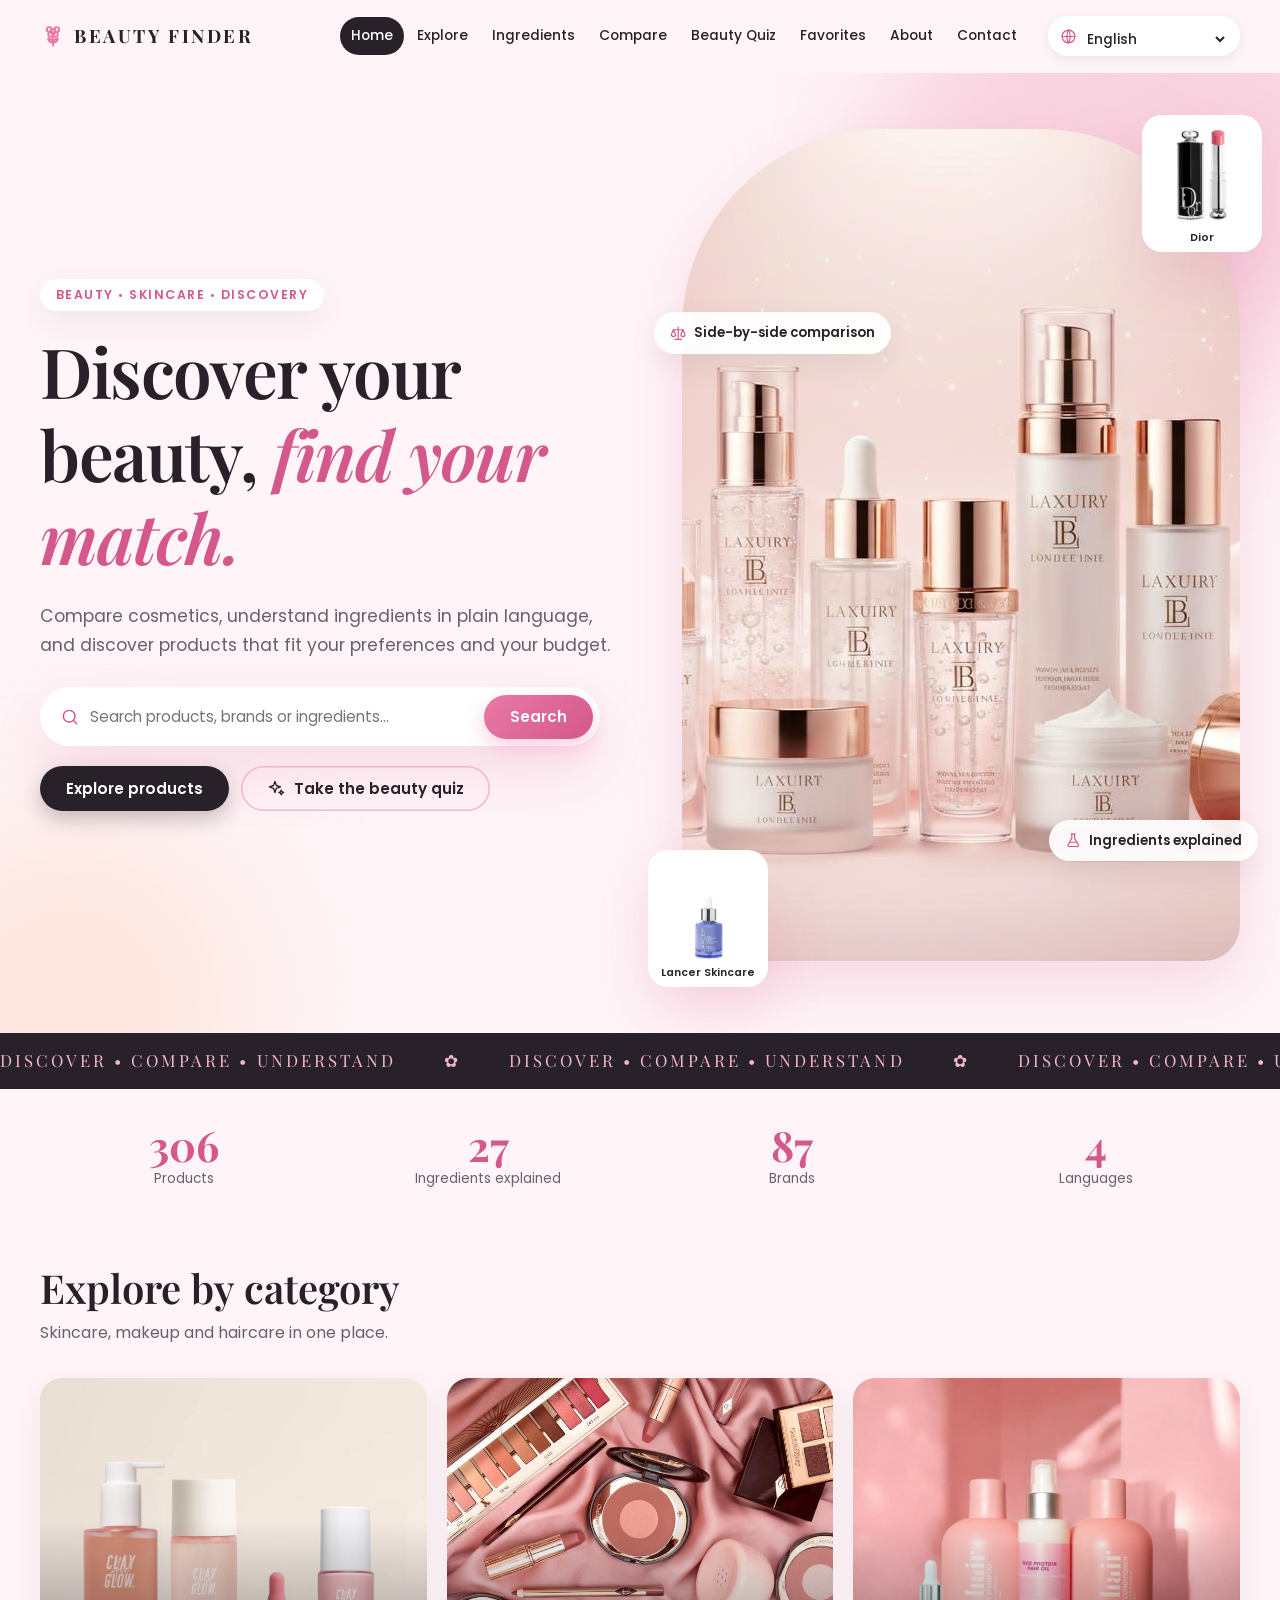
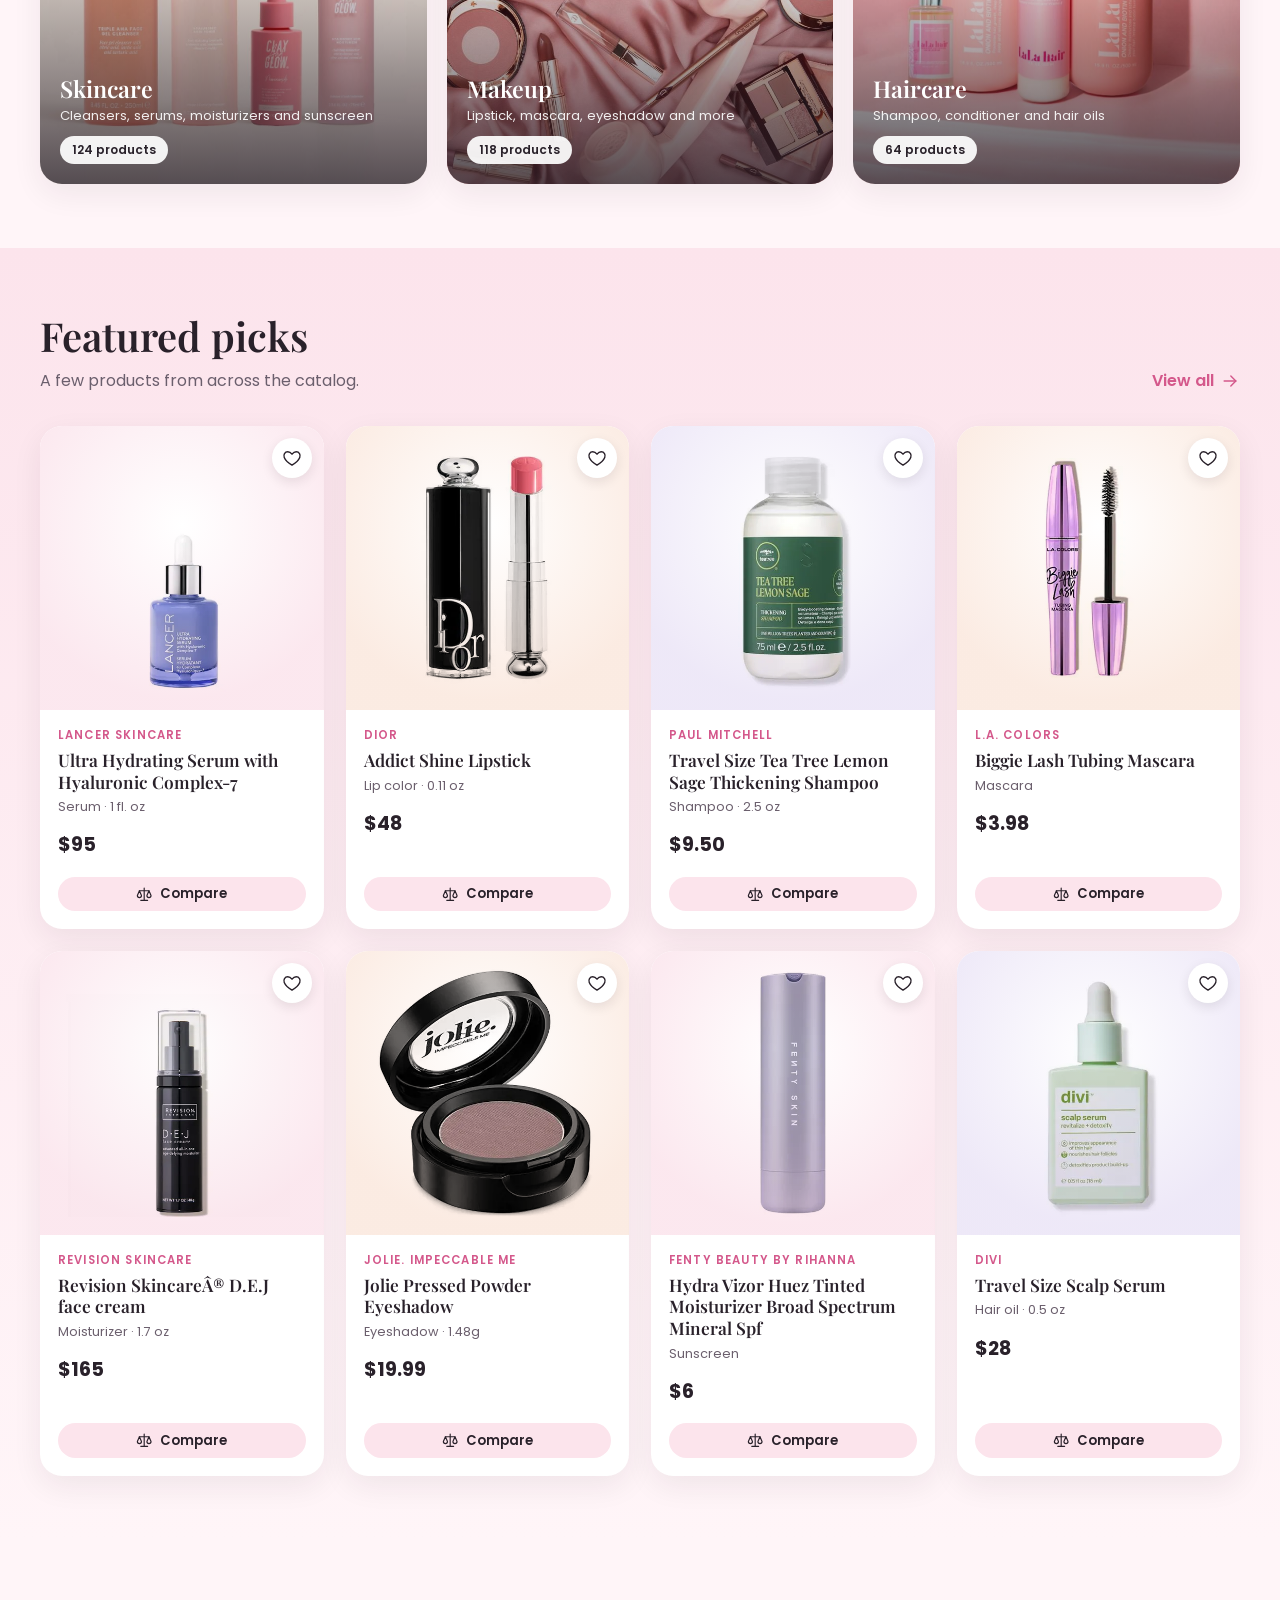
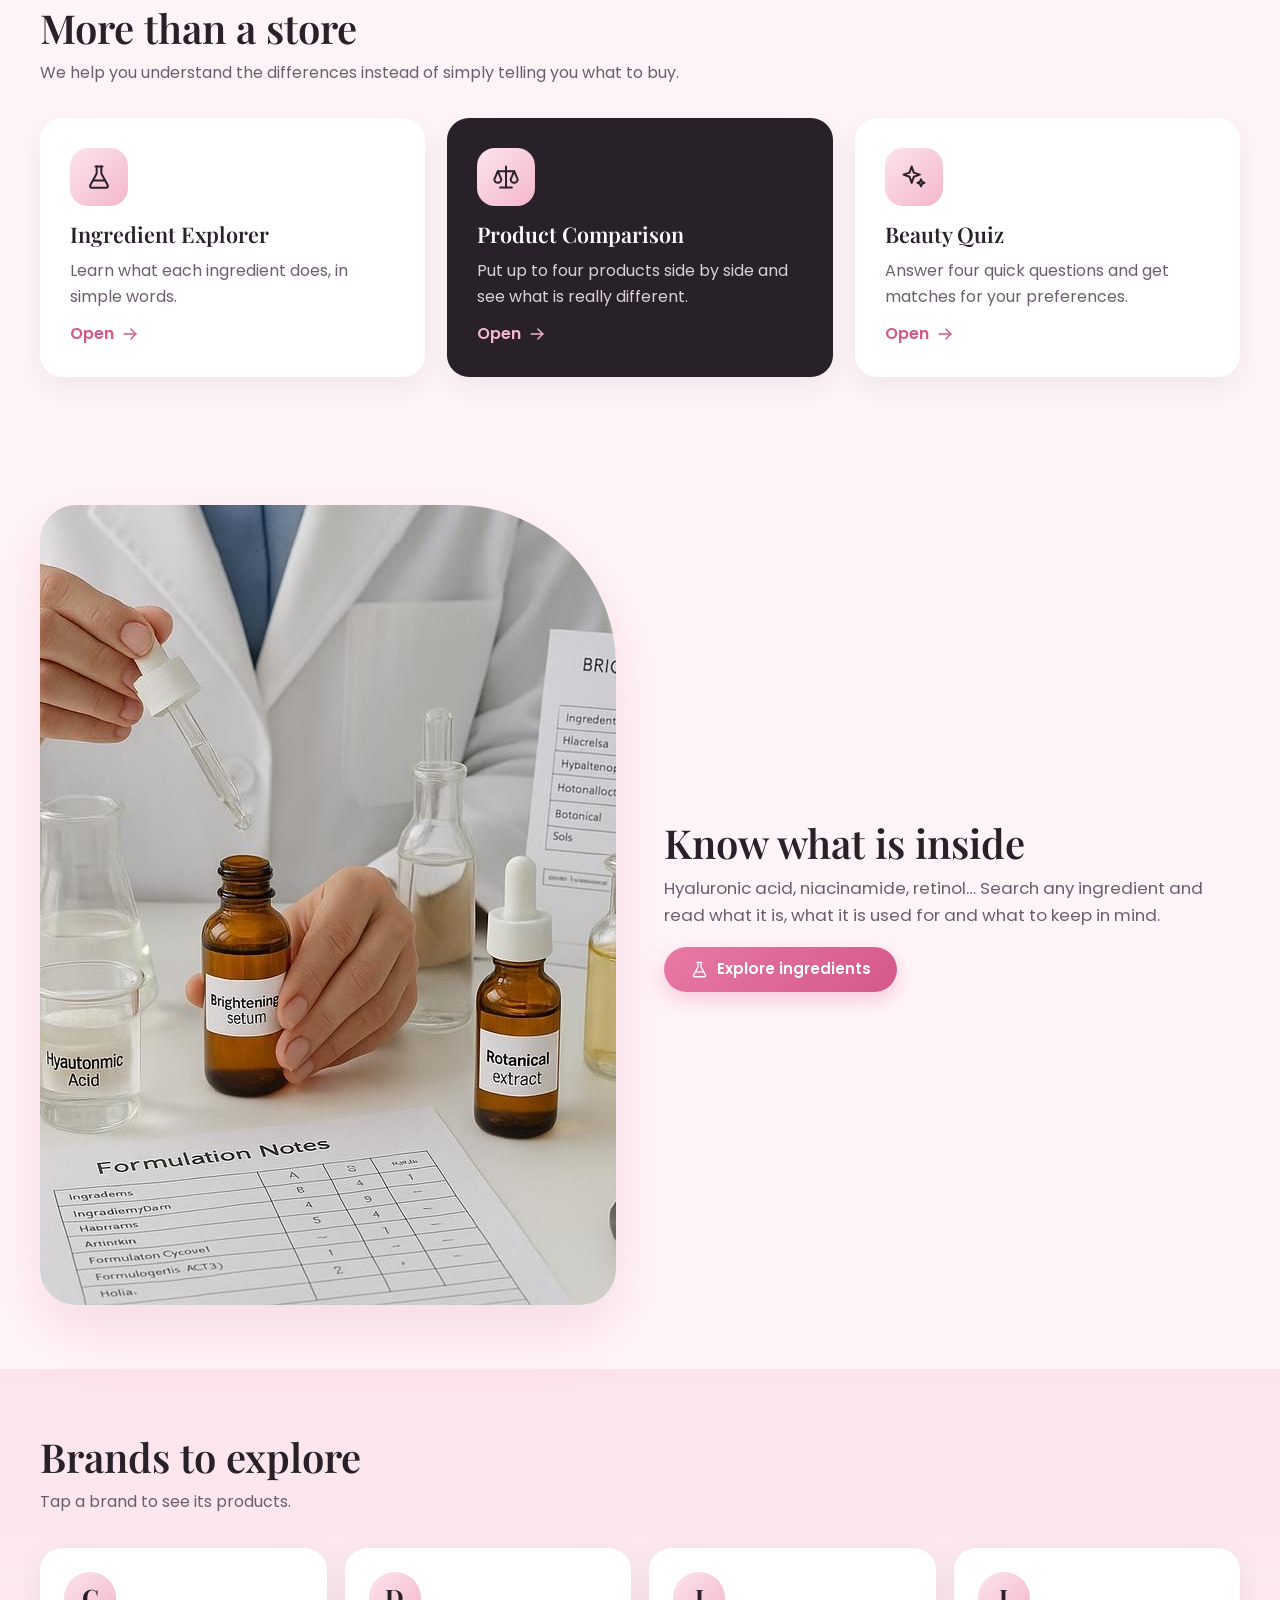
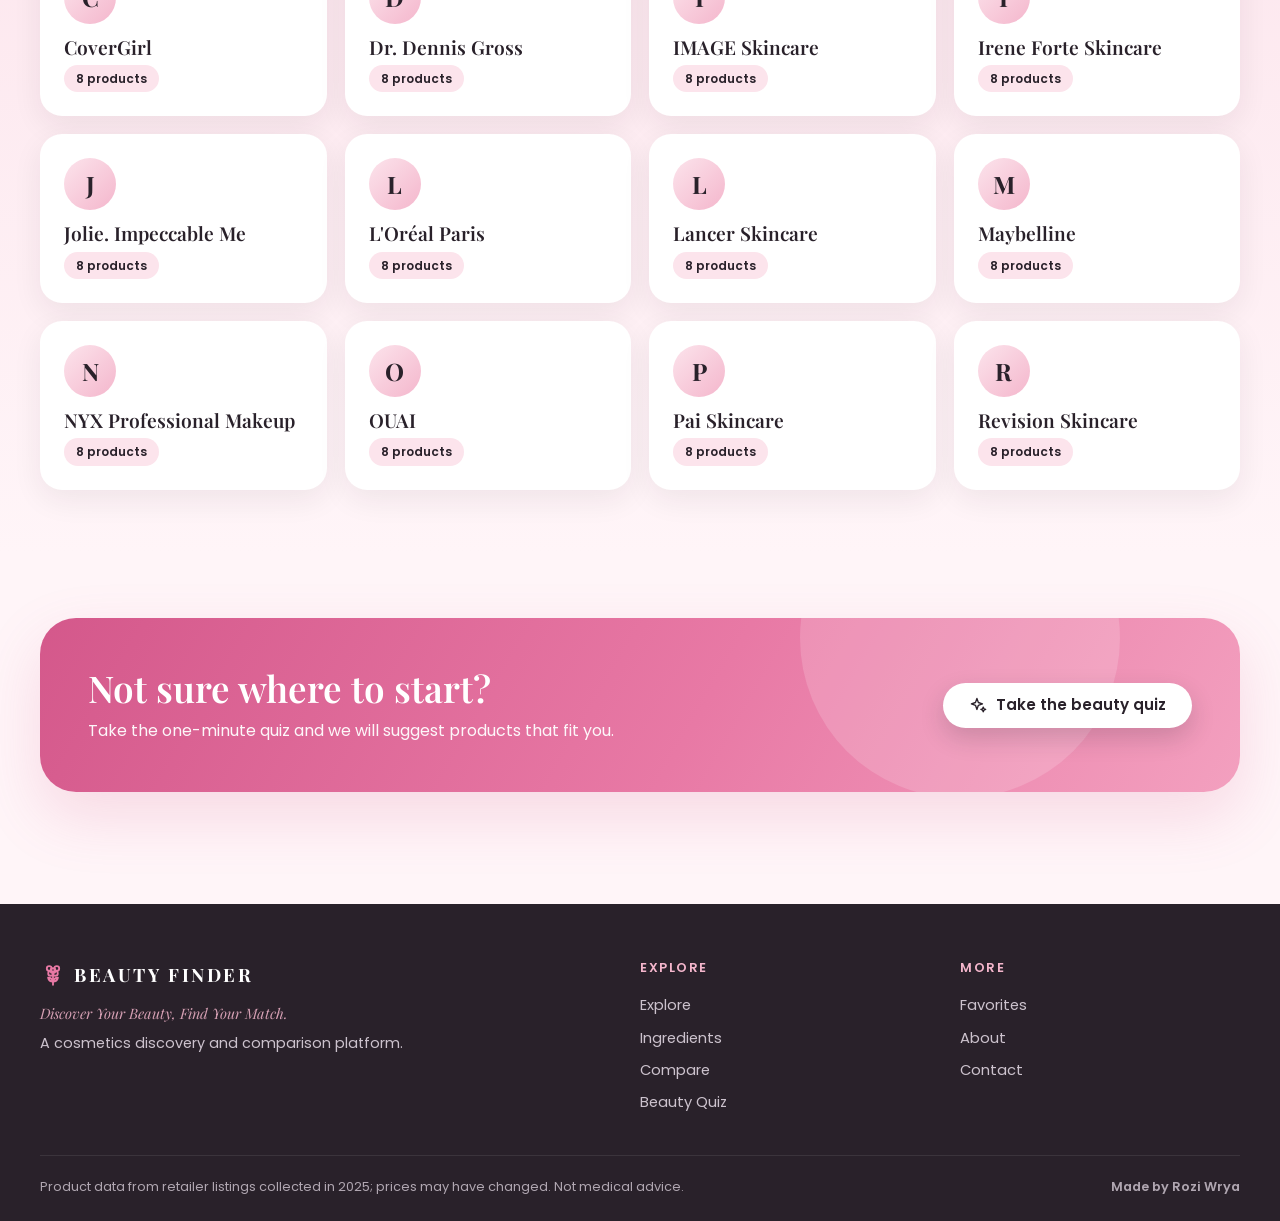
<file: index.html>
<!DOCTYPE html>
<html lang="en" dir="ltr" data-root="./">
<head>
  <meta charset="utf-8">
  <meta name="viewport" content="width=device-width, initial-scale=1">
  <title>Beauty Finder — Discover Your Beauty, Find Your Match</title>
  <meta name="description" content="Beauty Finder: compare cosmetics, explore ingredients and discover products by preference.">
  <script>(function(){var l;try{l=localStorage.getItem('bf-lang')}catch(e){}if(!l){var n=(navigator.language||'en').toLowerCase();l=n.indexOf('ar')===0?'ar':n.indexOf('ckb')===0?'ckb':(n.indexOf('ku')===0||n.indexOf('kmr')===0)?'kmr':'en'}var d=document.documentElement;d.lang=l;d.dir=(l==='ar'||l==='ckb')?'rtl':'ltr'})();</script>
  <link rel="icon" href="./images/favicon.svg" type="image/svg+xml">
  <link rel="preconnect" href="https://fonts.googleapis.com">
  <link rel="preconnect" href="https://fonts.gstatic.com" crossorigin>
  <link href="https://fonts.googleapis.com/css2?family=Playfair+Display:ital,wght@0,500;0,600;0,700;1,600&family=Poppins:wght@400;500;600;700&family=Vazirmatn:wght@400;500;600;700&display=swap" rel="stylesheet">
  <link rel="stylesheet" href="./css/style.css?v=4">
</head>
<body data-page="home">
  <header id="site-header" class="site-header"></header>
  <main>
    <section class="hero"><div class="container hero-grid">
      <div class="hero-copy">
        <p class="kicker" data-i18n="hero.kicker"></p>
        <h1 data-i18n="hero.title"></h1>
        <p class="lead" data-i18n="hero.sub"></p>
        <form id="hero-search" class="search-pill" role="search" novalidate>
          <span data-icon="search"></span>
          <input name="q" type="search" data-i18n-ph="hero.search" aria-label="Search">
          <button class="btn" type="submit" data-i18n="search.btn"></button>
        </form>
        <div class="hero-cta">
          <a class="btn btn-dark" data-page="products"><span data-i18n="hero.cta1"></span></a>
          <a class="btn btn-outline" data-page="quiz"><span data-icon="sparkles"></span><span data-i18n="hero.cta2"></span></a>
        </div>
      </div>
      <div class="hero-visual">
        <img src="images/hero-beauty.jpg" alt="" width="1248" height="832">
        <span class="hero-badge b1"><span data-icon="scale"></span><span data-i18n="hero.badge1"></span></span>
        <span class="hero-badge b2"><span data-icon="flask"></span><span data-i18n="hero.badge2"></span></span>
        <div id="hero-float"></div>
      </div>
    </div></section>

    <div class="marquee" aria-hidden="true"><div class="marquee-track"><span data-i18n="marquee"></span><span>✿</span><span data-i18n="marquee"></span><span>✿</span><span data-i18n="marquee"></span><span>✿</span><span data-i18n="marquee"></span><span>✿</span><span data-i18n="marquee"></span><span>✿</span><span data-i18n="marquee"></span><span>✿</span><span data-i18n="marquee"></span><span>✿</span><span data-i18n="marquee"></span><span>✿</span><span data-i18n="marquee"></span><span>✿</span><span data-i18n="marquee"></span><span>✿</span></div></div>

    <section><div class="container stats" id="stats"></div></section>

    <section class="section"><div class="container">
      <div class="section-head"><div>
        <h2 class="section-title" data-i18n="home.cats"></h2>
        <p class="section-sub" data-i18n="home.catsSub"></p>
      </div></div>
      <div class="cats" id="cats"></div>
    </div></section>

    <section class="section tint"><div class="container">
      <div class="section-head"><div>
        <h2 class="section-title" data-i18n="home.trending"></h2>
        <p class="section-sub" data-i18n="home.trendingSub"></p>
      </div><a class="text-link" data-page="products"><span data-i18n="home.viewAll"></span><span data-icon="arrow" class="flip-rtl"></span></a></div>
      <div class="grid" id="trending"></div>
    </div></section>

    <section class="section"><div class="container">
      <div class="section-head"><div>
        <h2 class="section-title" data-i18n="home.why"></h2>
        <p class="section-sub" data-i18n="home.whySub"></p>
      </div></div>
      <div class="features">
        <a class="feature reveal" data-page="ingredients"><span class="feature-icon" data-icon="flask"></span>
          <h3 data-i18n="f.ing.title"></h3><p data-i18n="f.ing.text"></p>
          <span class="text-link"><span data-i18n="f.open"></span><span data-icon="arrow" class="flip-rtl"></span></span></a>
        <a class="feature reveal" data-page="compare"><span class="feature-icon" data-icon="scale"></span>
          <h3 data-i18n="f.cmp.title"></h3><p data-i18n="f.cmp.text"></p>
          <span class="text-link"><span data-i18n="f.open"></span><span data-icon="arrow" class="flip-rtl"></span></span></a>
        <a class="feature reveal" data-page="quiz"><span class="feature-icon" data-icon="sparkles"></span>
          <h3 data-i18n="f.quiz.title"></h3><p data-i18n="f.quiz.text"></p>
          <span class="text-link"><span data-i18n="f.open"></span><span data-icon="arrow" class="flip-rtl"></span></span></a>
      </div>
    </div></section>

    <section class="section"><div class="container spotlight">
      <img class="reveal" src="images/ingredients.jpg" alt="" loading="lazy" width="1200" height="800">
      <div class="reveal">
        <h2 class="section-title" data-i18n="home.ingTitle"></h2>
        <p data-i18n="home.ingText"></p>
        <a class="btn" data-page="ingredients"><span data-icon="flask"></span><span data-i18n="home.ingBtn"></span></a>
      </div>
    </div></section>

    <section class="section tint"><div class="container">
      <div class="section-head"><div>
        <h2 class="section-title" data-i18n="home.brands"></h2>
        <p class="section-sub" data-i18n="home.brandsSub"></p>
      </div></div>
      <div class="brands" id="brands"></div>
    </div></section>

    <section class="section"><div class="container">
      <div class="cta-band reveal">
        <div><h2 data-i18n="cta.title"></h2><p data-i18n="cta.text"></p></div>
        <a class="btn" data-page="quiz"><span data-icon="sparkles"></span><span data-i18n="hero.cta2"></span></a>
      </div>
    </div></section>
  </main>
  <footer id="site-footer" class="site-footer"></footer>
  <script src="./js/i18n.js?v=4"></script>
  <script src="./js/main.js?v=4"></script>
  <script src="./js/home.js?v=4"></script>
</body>
</html>
</file>
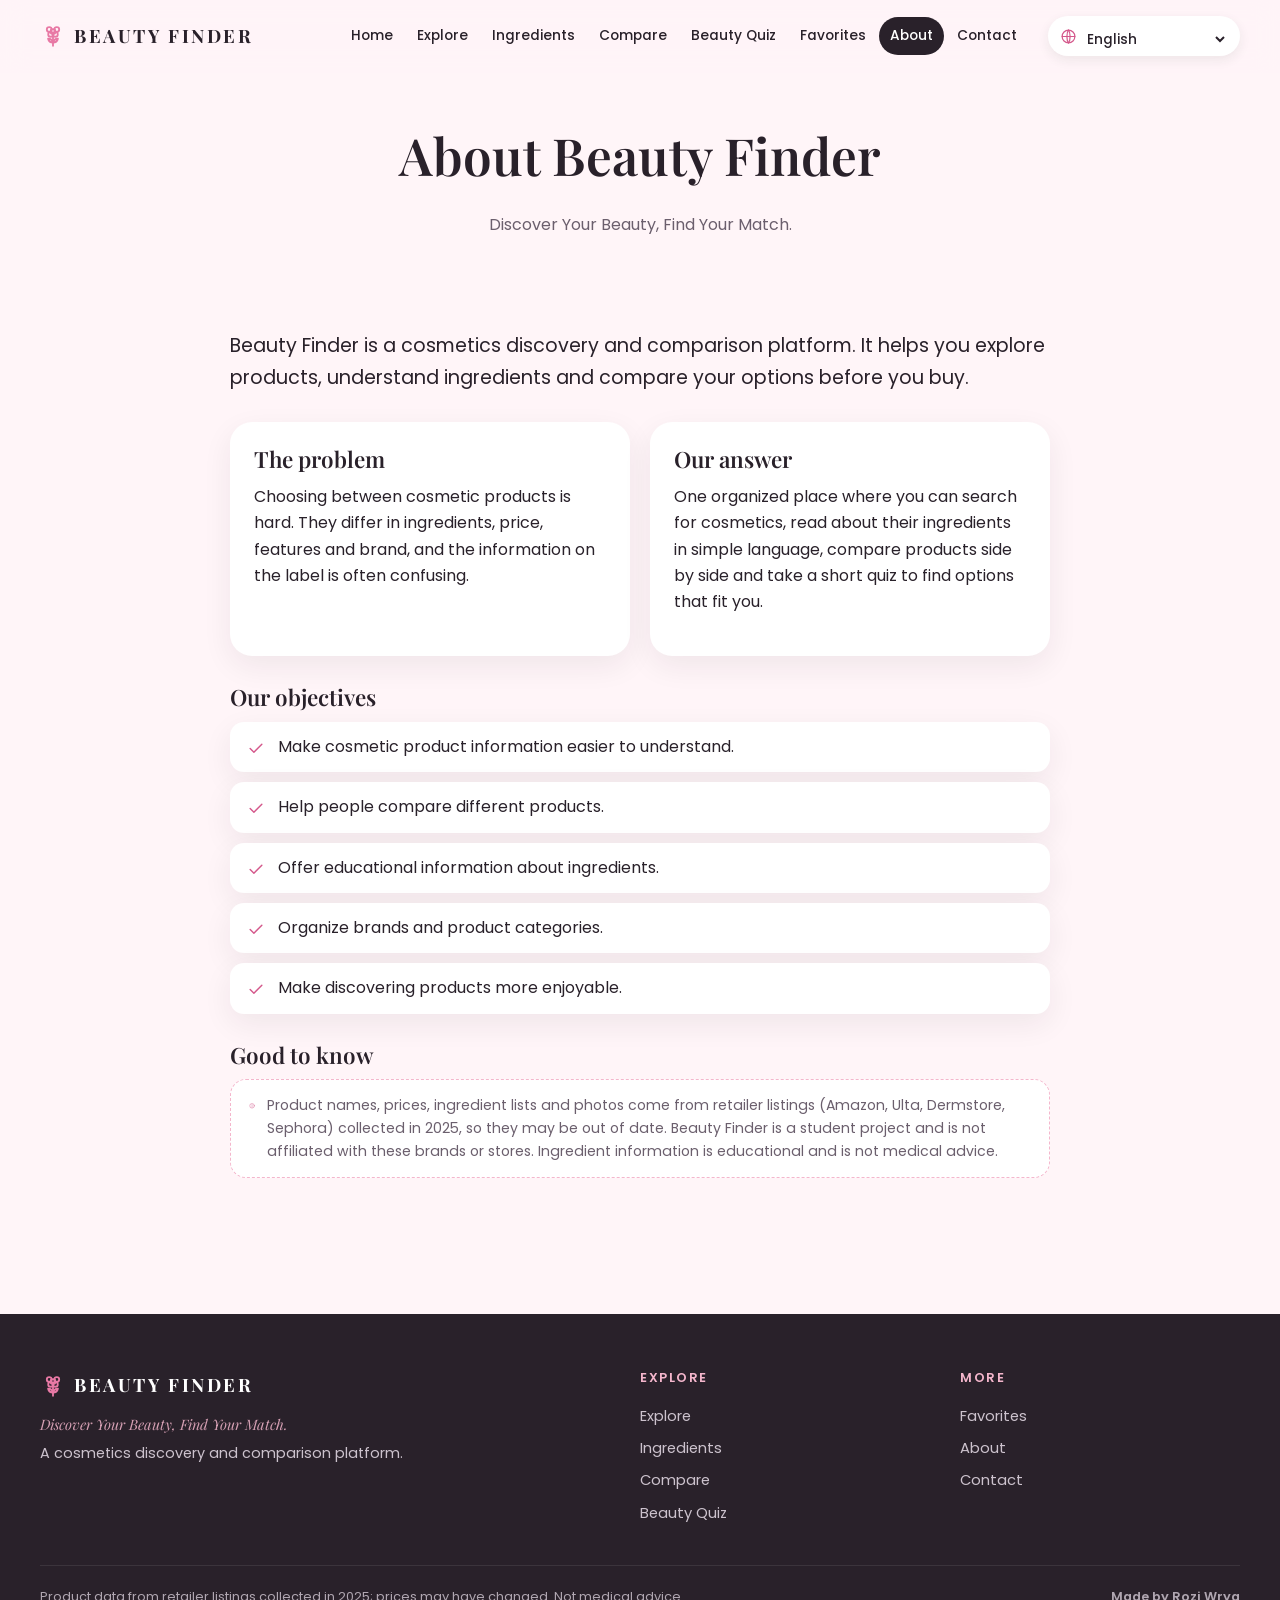
<file: pages/about.html>
<!DOCTYPE html>
<html lang="en" dir="ltr" data-root="../">
<head>
  <meta charset="utf-8">
  <meta name="viewport" content="width=device-width, initial-scale=1">
  <title>About · Beauty Finder</title>
  <meta name="description" content="Beauty Finder: compare cosmetics, explore ingredients and discover products by preference.">
  <script>(function(){var l;try{l=localStorage.getItem('bf-lang')}catch(e){}if(!l){var n=(navigator.language||'en').toLowerCase();l=n.indexOf('ar')===0?'ar':n.indexOf('ckb')===0?'ckb':(n.indexOf('ku')===0||n.indexOf('kmr')===0)?'kmr':'en'}var d=document.documentElement;d.lang=l;d.dir=(l==='ar'||l==='ckb')?'rtl':'ltr'})();</script>
  <link rel="icon" href="../images/favicon.svg" type="image/svg+xml">
  <link rel="preconnect" href="https://fonts.googleapis.com">
  <link rel="preconnect" href="https://fonts.gstatic.com" crossorigin>
  <link href="https://fonts.googleapis.com/css2?family=Playfair+Display:ital,wght@0,500;0,600;0,700;1,600&family=Poppins:wght@400;500;600;700&family=Vazirmatn:wght@400;500;600;700&display=swap" rel="stylesheet">
  <link rel="stylesheet" href="../css/style.css?v=4">
</head>
<body data-page="about">
  <header id="site-header" class="site-header"></header>
  <main>
    <section class="page-head"><div class="container">
      <h1 data-i18n="a.title"></h1>
      <p data-i18n="tagline"></p>
    </div></section>
    <section class="section"><div class="container prose">
      <p class="lead" data-i18n="a.lead"></p>
      <div class="two">
        <div class="panel"><h2 data-i18n="a.problemT"></h2><p data-i18n="a.problem"></p></div>
        <div class="panel"><h2 data-i18n="a.solutionT"></h2><p data-i18n="a.solution"></p></div>
      </div>
      <h2 data-i18n="a.objT"></h2>
      <ul class="checks">
        <li><span data-icon="check"></span><span data-i18n="a.o1"></span></li>
        <li><span data-icon="check"></span><span data-i18n="a.o2"></span></li>
        <li><span data-icon="check"></span><span data-i18n="a.o3"></span></li>
        <li><span data-icon="check"></span><span data-i18n="a.o4"></span></li>
        <li><span data-icon="check"></span><span data-i18n="a.o5"></span></li>
      </ul>
      <h2 class="h3" data-i18n="a.noteT"></h2>
      <p class="note"><span data-icon="info"></span><span data-i18n="a.note"></span></p>
    </div></section>
  </main>
  <footer id="site-footer" class="site-footer"></footer>
  <script src="../js/i18n.js?v=4"></script>
  <script src="../js/main.js?v=4"></script>
  <script src="../js/page.js?v=4"></script>
</body>
</html>
</file>
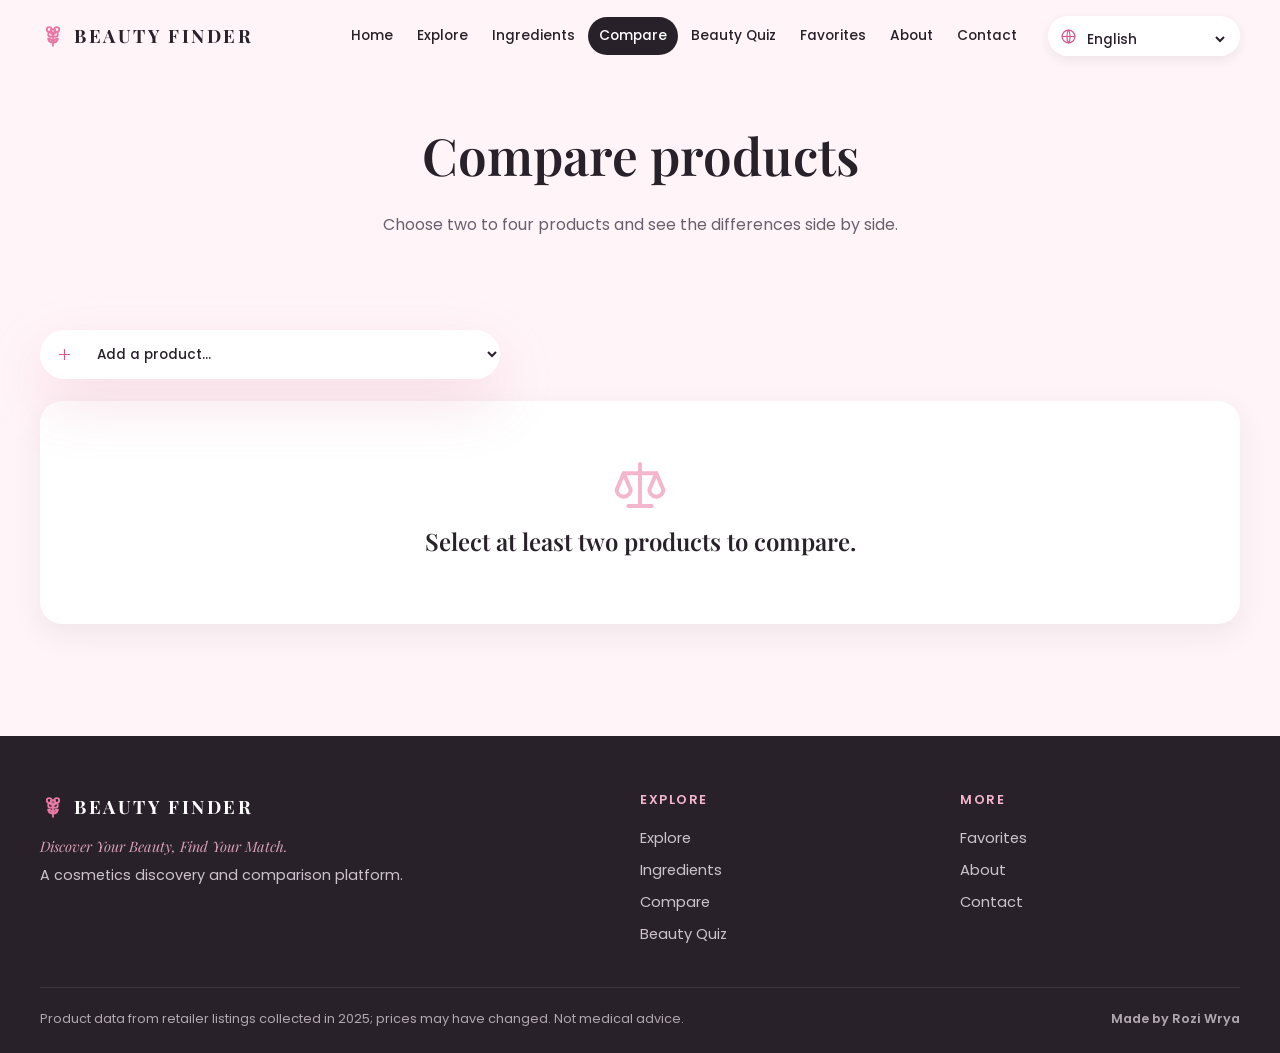
<file: pages/compare.html>
<!DOCTYPE html>
<html lang="en" dir="ltr" data-root="../">
<head>
  <meta charset="utf-8">
  <meta name="viewport" content="width=device-width, initial-scale=1">
  <title>Compare products · Beauty Finder</title>
  <meta name="description" content="Beauty Finder: compare cosmetics, explore ingredients and discover products by preference.">
  <script>(function(){var l;try{l=localStorage.getItem('bf-lang')}catch(e){}if(!l){var n=(navigator.language||'en').toLowerCase();l=n.indexOf('ar')===0?'ar':n.indexOf('ckb')===0?'ckb':(n.indexOf('ku')===0||n.indexOf('kmr')===0)?'kmr':'en'}var d=document.documentElement;d.lang=l;d.dir=(l==='ar'||l==='ckb')?'rtl':'ltr'})();</script>
  <link rel="icon" href="../images/favicon.svg" type="image/svg+xml">
  <link rel="preconnect" href="https://fonts.googleapis.com">
  <link rel="preconnect" href="https://fonts.gstatic.com" crossorigin>
  <link href="https://fonts.googleapis.com/css2?family=Playfair+Display:ital,wght@0,500;0,600;0,700;1,600&family=Poppins:wght@400;500;600;700&family=Vazirmatn:wght@400;500;600;700&display=swap" rel="stylesheet">
  <link rel="stylesheet" href="../css/style.css?v=4">
</head>
<body data-page="compare">
  <header id="site-header" class="site-header"></header>
  <main>
    <section class="page-head"><div class="container">
      <h1 data-i18n="c.title"></h1>
      <p data-i18n="c.sub"></p>
    </div></section>
    <section class="section"><div class="container" id="compare"></div></section>
  </main>
  <footer id="site-footer" class="site-footer"></footer>
  <script src="../js/i18n.js?v=4"></script>
  <script src="../js/main.js?v=4"></script>
  <script src="../js/comparison.js?v=4"></script>
</body>
</html>
</file>
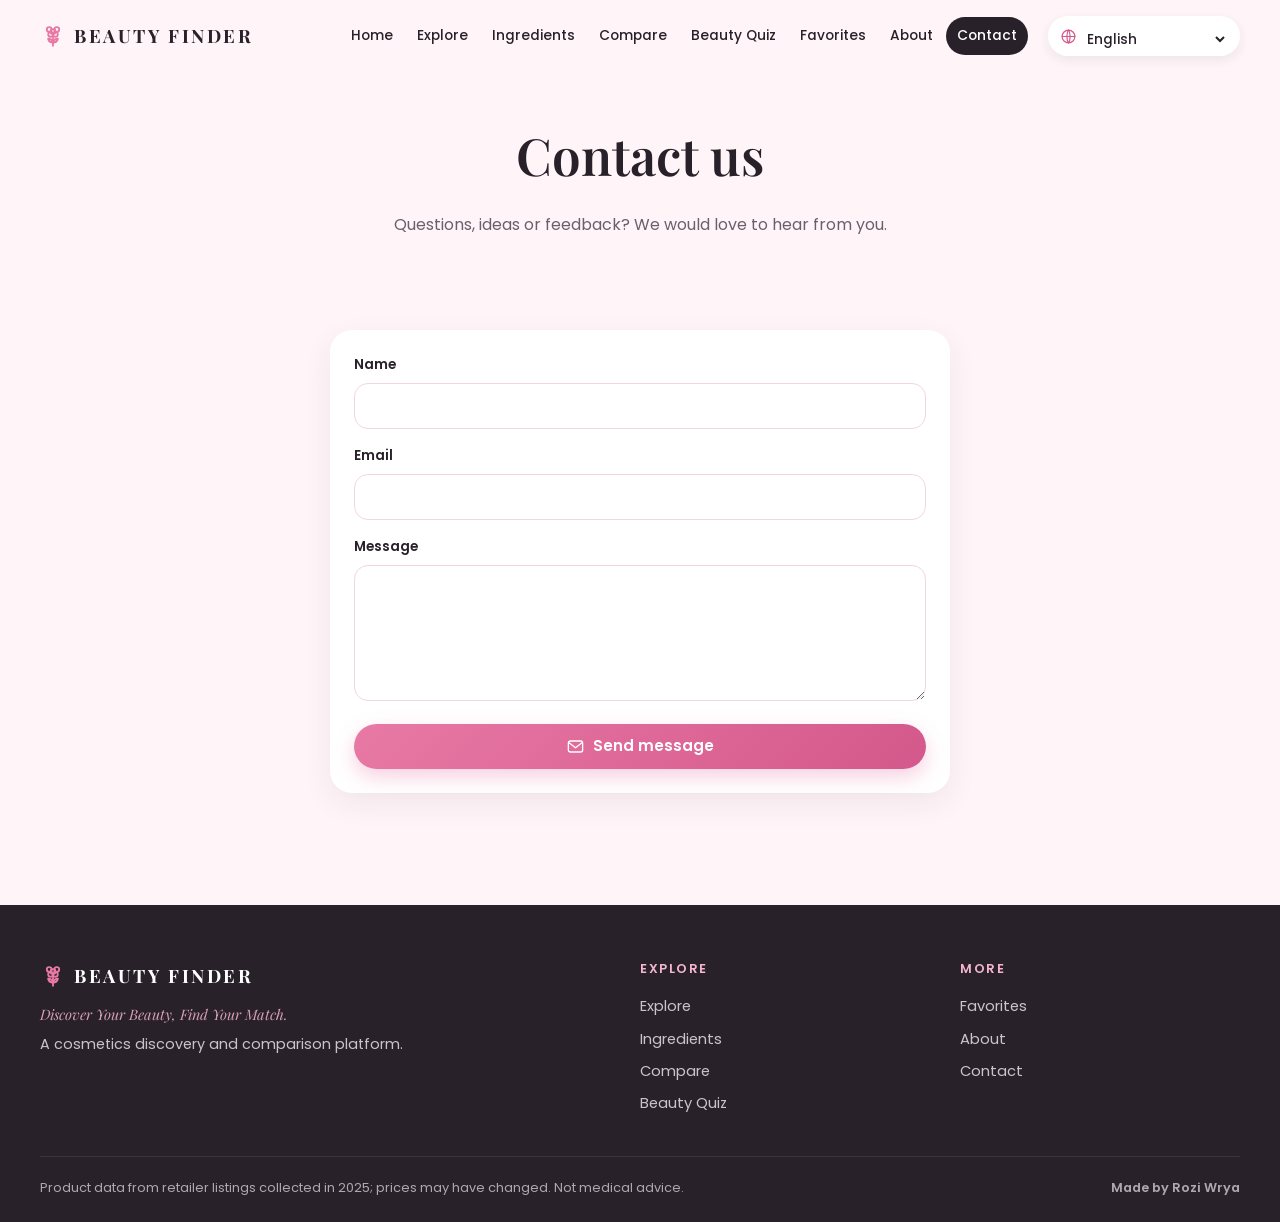
<file: pages/contact.html>
<!DOCTYPE html>
<html lang="en" dir="ltr" data-root="../">
<head>
  <meta charset="utf-8">
  <meta name="viewport" content="width=device-width, initial-scale=1">
  <title>Contact · Beauty Finder</title>
  <meta name="description" content="Beauty Finder: compare cosmetics, explore ingredients and discover products by preference.">
  <script>(function(){var l;try{l=localStorage.getItem('bf-lang')}catch(e){}if(!l){var n=(navigator.language||'en').toLowerCase();l=n.indexOf('ar')===0?'ar':n.indexOf('ckb')===0?'ckb':(n.indexOf('ku')===0||n.indexOf('kmr')===0)?'kmr':'en'}var d=document.documentElement;d.lang=l;d.dir=(l==='ar'||l==='ckb')?'rtl':'ltr'})();</script>
  <link rel="icon" href="../images/favicon.svg" type="image/svg+xml">
  <link rel="preconnect" href="https://fonts.googleapis.com">
  <link rel="preconnect" href="https://fonts.gstatic.com" crossorigin>
  <link href="https://fonts.googleapis.com/css2?family=Playfair+Display:ital,wght@0,500;0,600;0,700;1,600&family=Poppins:wght@400;500;600;700&family=Vazirmatn:wght@400;500;600;700&display=swap" rel="stylesheet">
  <link rel="stylesheet" href="../css/style.css?v=4">
</head>
<body data-page="contact">
  <header id="site-header" class="site-header"></header>
  <main>
    <section class="page-head"><div class="container">
      <h1 data-i18n="ct.title"></h1>
      <p data-i18n="ct.sub"></p>
    </div></section>
    <section class="section"><div class="container contact-wrap">
      <form id="contact-form" class="panel form-stack" novalidate>
        <label><span data-i18n="ct.name"></span><input name="name" type="text" maxlength="80" autocomplete="name"></label>
        <label><span data-i18n="ct.email"></span><input name="email" type="email" maxlength="120" autocomplete="email" dir="ltr"></label>
        <label><span data-i18n="ct.message"></span><textarea name="message" rows="5" maxlength="2000"></textarea></label>
        <p class="form-error" id="contact-error" role="alert" hidden></p>
        <button class="btn" type="submit"><span data-icon="mail"></span><span data-i18n="ct.send"></span></button>
      </form>
      <div id="contact-done" class="panel done" hidden>
        <span data-icon="check"></span>
        <h2 data-i18n="ct.thanks"></h2>
        <p class="muted" data-i18n="ct.thanksText"></p>
        <button class="btn btn-outline" id="contact-again" type="button" data-i18n="ct.another"></button>
      </div>
    </div></section>
  </main>
  <footer id="site-footer" class="site-footer"></footer>
  <script src="../js/i18n.js?v=4"></script>
  <script src="../js/main.js?v=4"></script>
  <script src="../js/contact.js?v=4"></script>
</body>
</html>
</file>
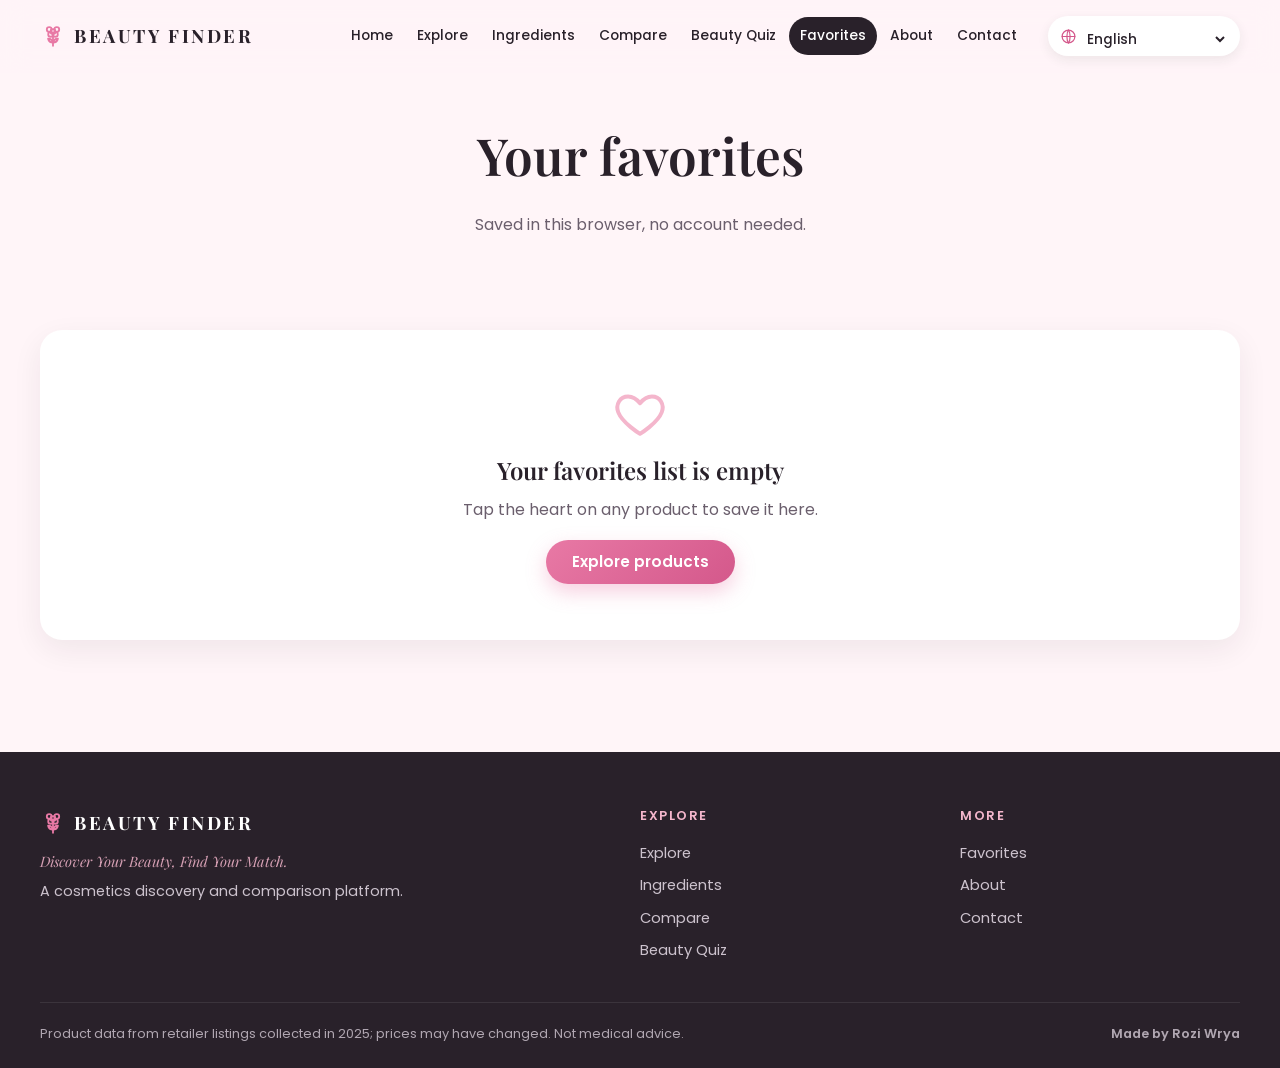
<file: pages/favorites.html>
<!DOCTYPE html>
<html lang="en" dir="ltr" data-root="../">
<head>
  <meta charset="utf-8">
  <meta name="viewport" content="width=device-width, initial-scale=1">
  <title>Favorites · Beauty Finder</title>
  <meta name="description" content="Beauty Finder: compare cosmetics, explore ingredients and discover products by preference.">
  <script>(function(){var l;try{l=localStorage.getItem('bf-lang')}catch(e){}if(!l){var n=(navigator.language||'en').toLowerCase();l=n.indexOf('ar')===0?'ar':n.indexOf('ckb')===0?'ckb':(n.indexOf('ku')===0||n.indexOf('kmr')===0)?'kmr':'en'}var d=document.documentElement;d.lang=l;d.dir=(l==='ar'||l==='ckb')?'rtl':'ltr'})();</script>
  <link rel="icon" href="../images/favicon.svg" type="image/svg+xml">
  <link rel="preconnect" href="https://fonts.googleapis.com">
  <link rel="preconnect" href="https://fonts.gstatic.com" crossorigin>
  <link href="https://fonts.googleapis.com/css2?family=Playfair+Display:ital,wght@0,500;0,600;0,700;1,600&family=Poppins:wght@400;500;600;700&family=Vazirmatn:wght@400;500;600;700&display=swap" rel="stylesheet">
  <link rel="stylesheet" href="../css/style.css?v=4">
</head>
<body data-page="favorites">
  <header id="site-header" class="site-header"></header>
  <main>
    <section class="page-head"><div class="container">
      <h1 data-i18n="fav.title"></h1>
      <p data-i18n="fav.sub"></p>
    </div></section>
    <section class="section"><div class="container" id="favorites"></div></section>
  </main>
  <footer id="site-footer" class="site-footer"></footer>
  <script src="../js/i18n.js?v=4"></script>
  <script src="../js/main.js?v=4"></script>
  <script src="../js/favorites.js?v=4"></script>
</body>
</html>
</file>
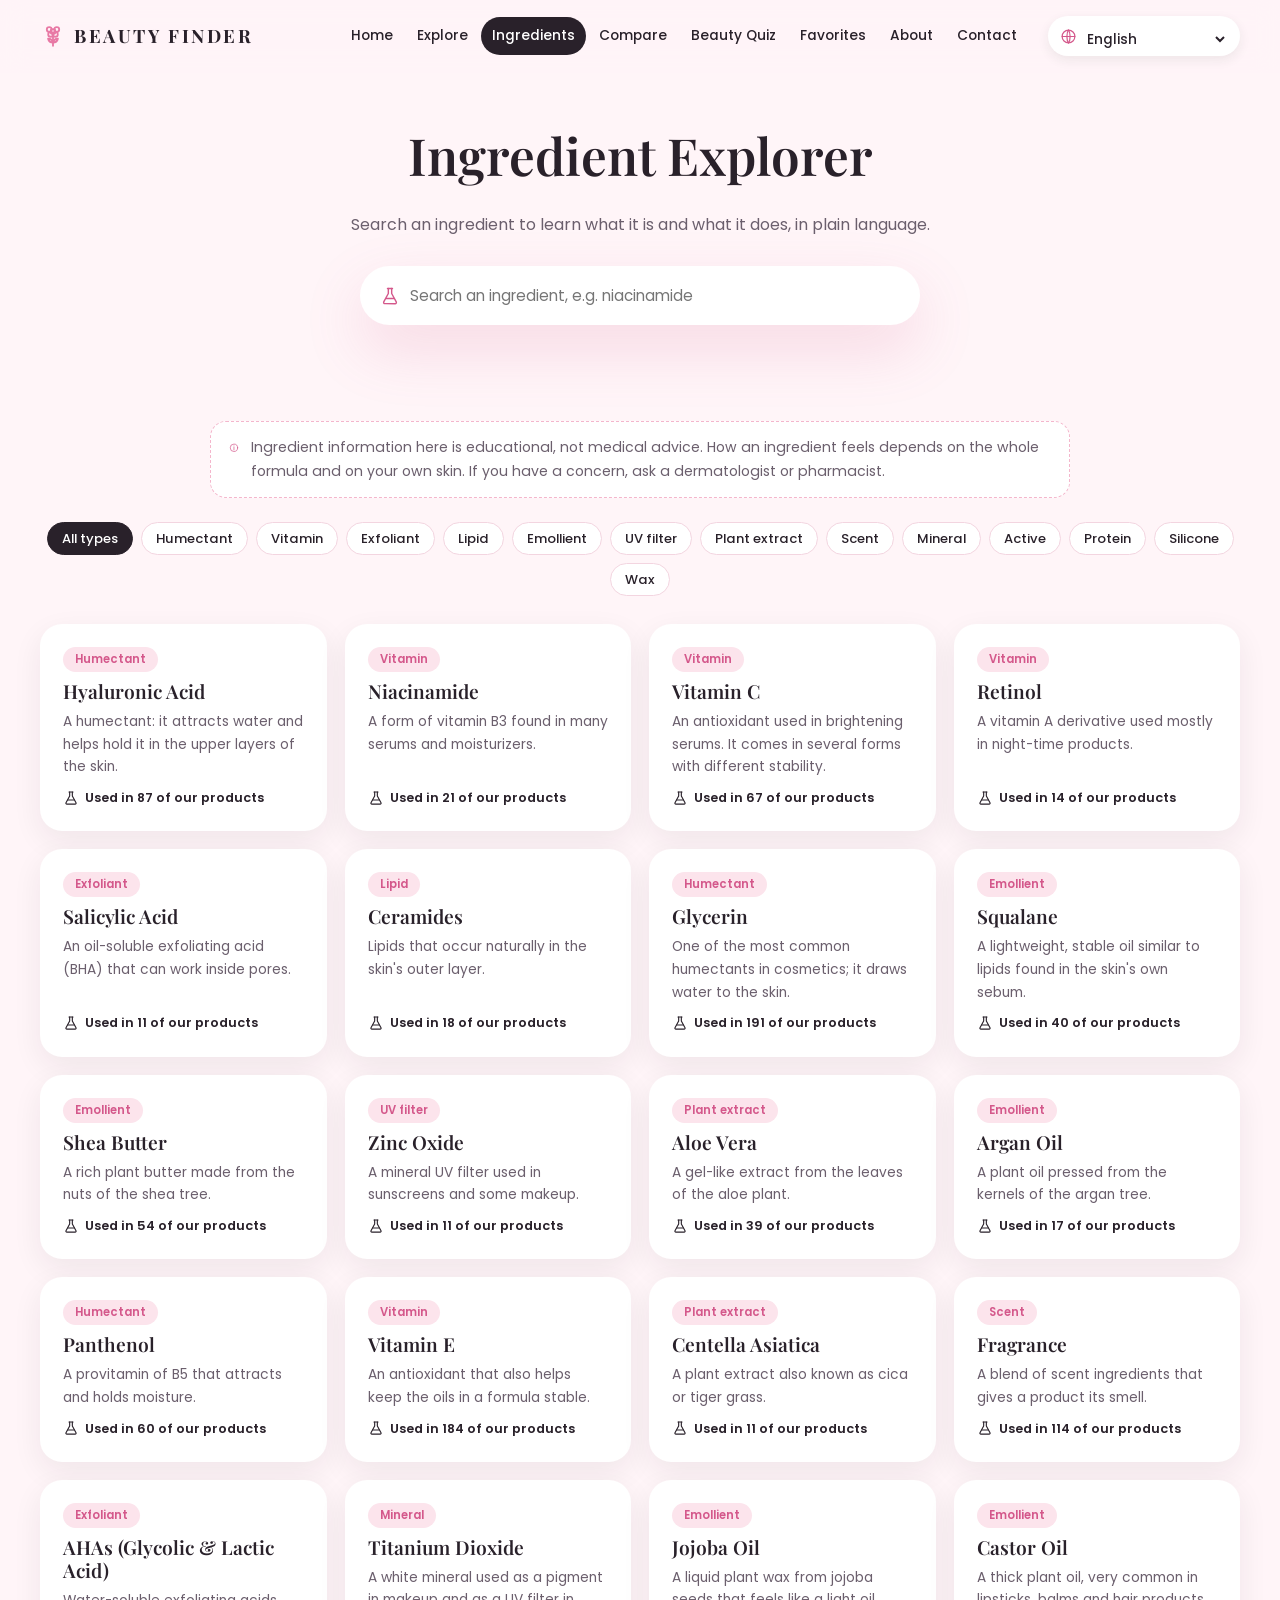
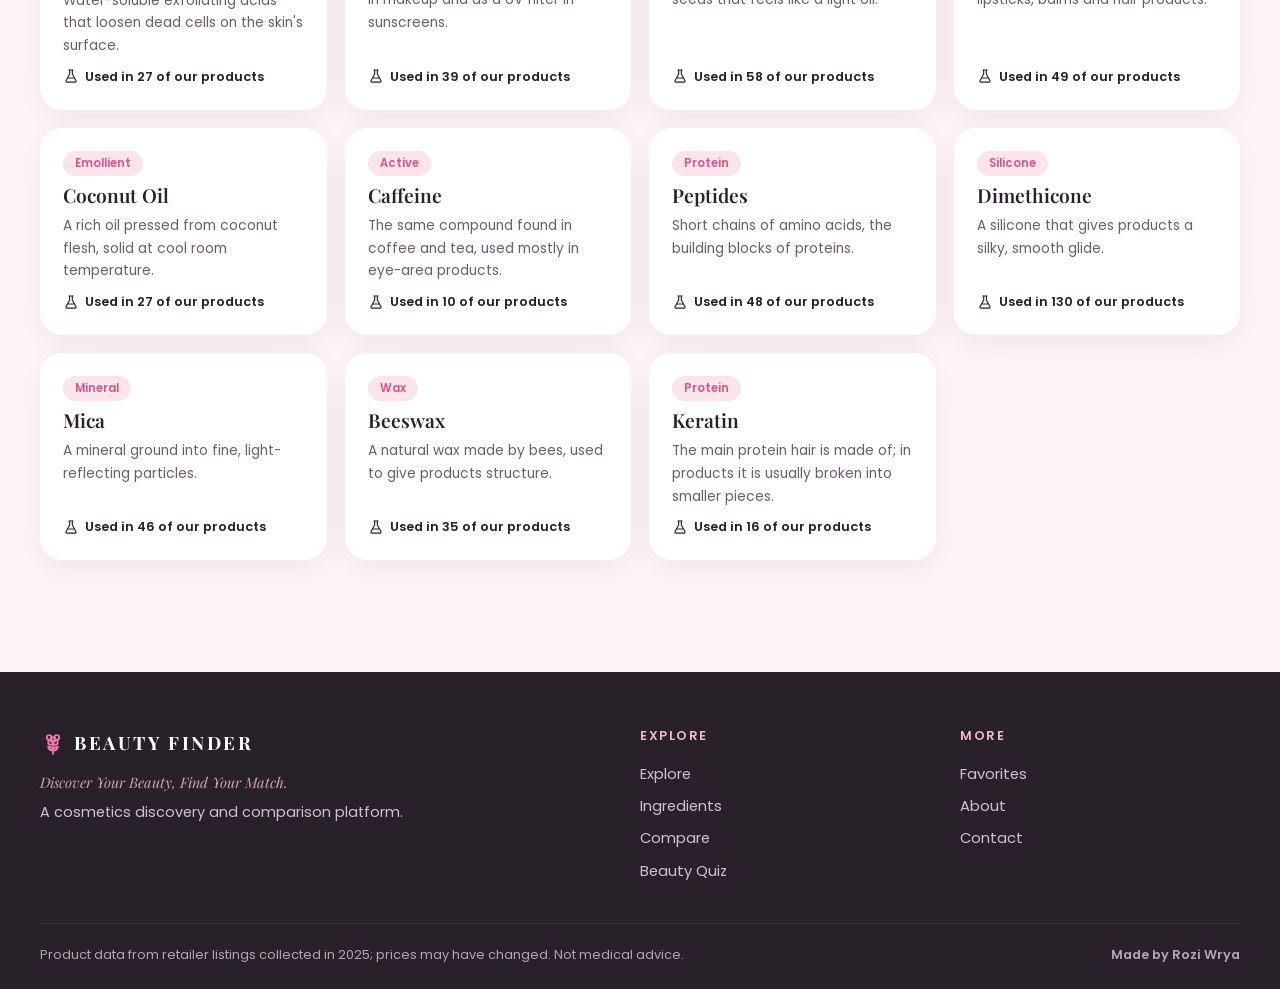
<file: pages/ingredients.html>
<!DOCTYPE html>
<html lang="en" dir="ltr" data-root="../">
<head>
  <meta charset="utf-8">
  <meta name="viewport" content="width=device-width, initial-scale=1">
  <title>Ingredient Explorer · Beauty Finder</title>
  <meta name="description" content="Beauty Finder: compare cosmetics, explore ingredients and discover products by preference.">
  <script>(function(){var l;try{l=localStorage.getItem('bf-lang')}catch(e){}if(!l){var n=(navigator.language||'en').toLowerCase();l=n.indexOf('ar')===0?'ar':n.indexOf('ckb')===0?'ckb':(n.indexOf('ku')===0||n.indexOf('kmr')===0)?'kmr':'en'}var d=document.documentElement;d.lang=l;d.dir=(l==='ar'||l==='ckb')?'rtl':'ltr'})();</script>
  <link rel="icon" href="../images/favicon.svg" type="image/svg+xml">
  <link rel="preconnect" href="https://fonts.googleapis.com">
  <link rel="preconnect" href="https://fonts.gstatic.com" crossorigin>
  <link href="https://fonts.googleapis.com/css2?family=Playfair+Display:ital,wght@0,500;0,600;0,700;1,600&family=Poppins:wght@400;500;600;700&family=Vazirmatn:wght@400;500;600;700&display=swap" rel="stylesheet">
  <link rel="stylesheet" href="../css/style.css?v=4">
</head>
<body data-page="ingredients">
  <header id="site-header" class="site-header"></header>
  <main>
    <section class="page-head"><div class="container">
      <h1 data-i18n="i.title"></h1>
      <p data-i18n="i.sub"></p>
      <form id="i-form" class="search-pill" role="search">
        <span data-icon="flask"></span>
        <input id="i-q" type="search" data-i18n-ph="i.search" aria-label="Search ingredients" autocomplete="off">
      </form>
    </div></section>
    <section class="section"><div class="container">
      <p class="note"><span data-icon="info"></span><span data-i18n="i.disclaimer"></span></p>
      <div class="chips type-chips" id="i-types"></div>
      <div class="ing-detail" id="i-detail" hidden></div>
      <div class="ing-grid" id="i-grid"></div>
    </div></section>
  </main>
  <footer id="site-footer" class="site-footer"></footer>
  <script src="../js/i18n.js?v=4"></script>
  <script src="../js/main.js?v=4"></script>
  <script src="../js/ingredients.js?v=4"></script>
</body>
</html>
</file>
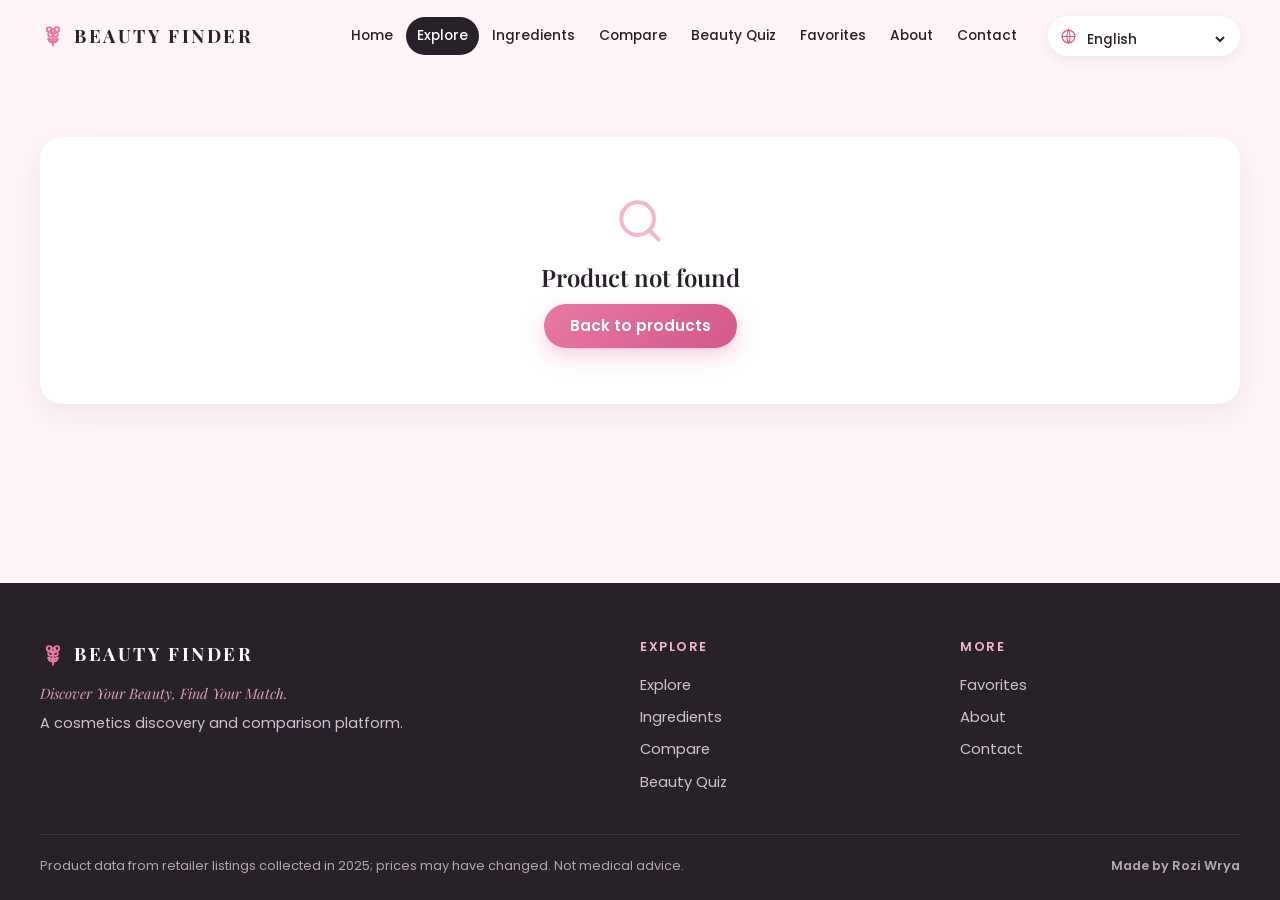
<file: pages/product.html>
<!DOCTYPE html>
<html lang="en" dir="ltr" data-root="../">
<head>
  <meta charset="utf-8">
  <meta name="viewport" content="width=device-width, initial-scale=1">
  <title>Product · Beauty Finder</title>
  <meta name="description" content="Beauty Finder: compare cosmetics, explore ingredients and discover products by preference.">
  <script>(function(){var l;try{l=localStorage.getItem('bf-lang')}catch(e){}if(!l){var n=(navigator.language||'en').toLowerCase();l=n.indexOf('ar')===0?'ar':n.indexOf('ckb')===0?'ckb':(n.indexOf('ku')===0||n.indexOf('kmr')===0)?'kmr':'en'}var d=document.documentElement;d.lang=l;d.dir=(l==='ar'||l==='ckb')?'rtl':'ltr'})();</script>
  <link rel="icon" href="../images/favicon.svg" type="image/svg+xml">
  <link rel="preconnect" href="https://fonts.googleapis.com">
  <link rel="preconnect" href="https://fonts.gstatic.com" crossorigin>
  <link href="https://fonts.googleapis.com/css2?family=Playfair+Display:ital,wght@0,500;0,600;0,700;1,600&family=Poppins:wght@400;500;600;700&family=Vazirmatn:wght@400;500;600;700&display=swap" rel="stylesheet">
  <link rel="stylesheet" href="../css/style.css?v=4">
</head>
<body data-page="products">
  <header id="site-header" class="site-header"></header>
  <main>
    <section class="section"><div class="container" id="product"></div></section>
  </main>
  <footer id="site-footer" class="site-footer"></footer>
  <script src="../js/i18n.js?v=4"></script>
  <script src="../js/main.js?v=4"></script>
  <script src="../js/product.js?v=4"></script>
</body>
</html>
</file>
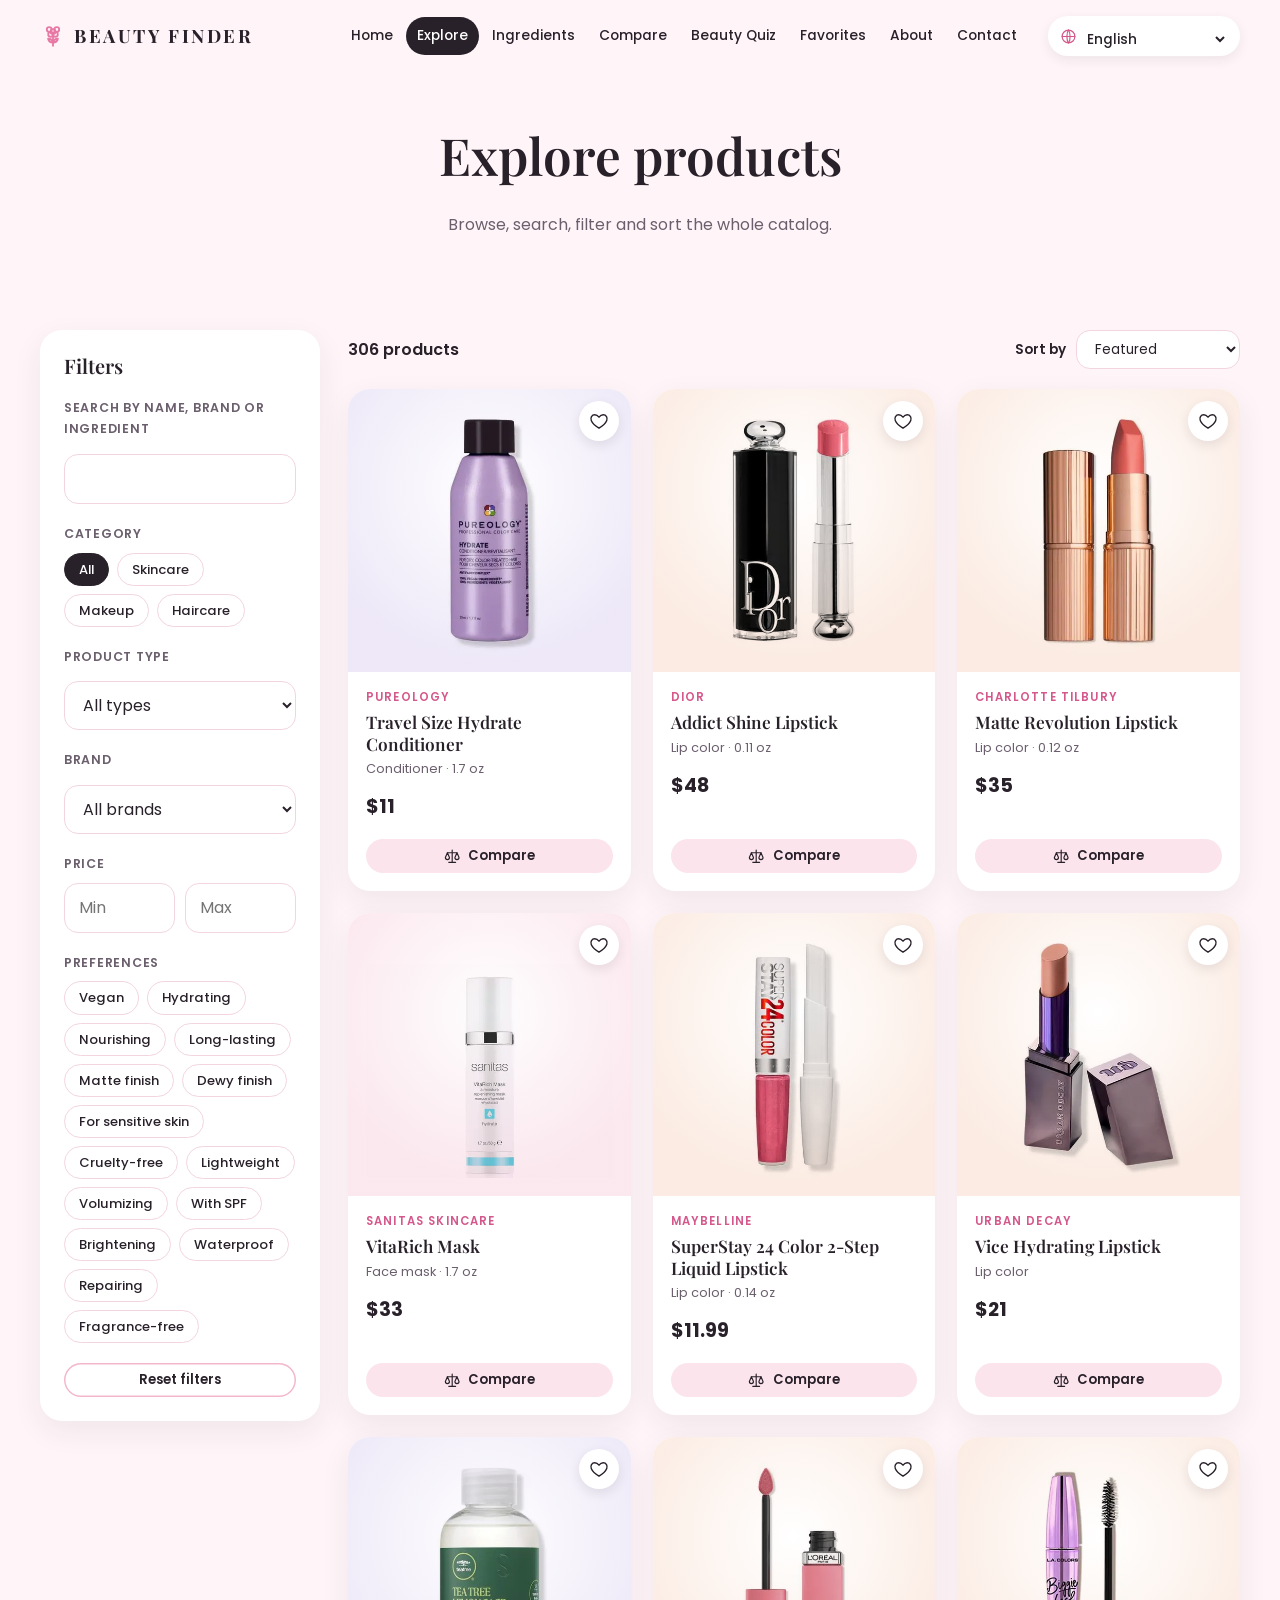
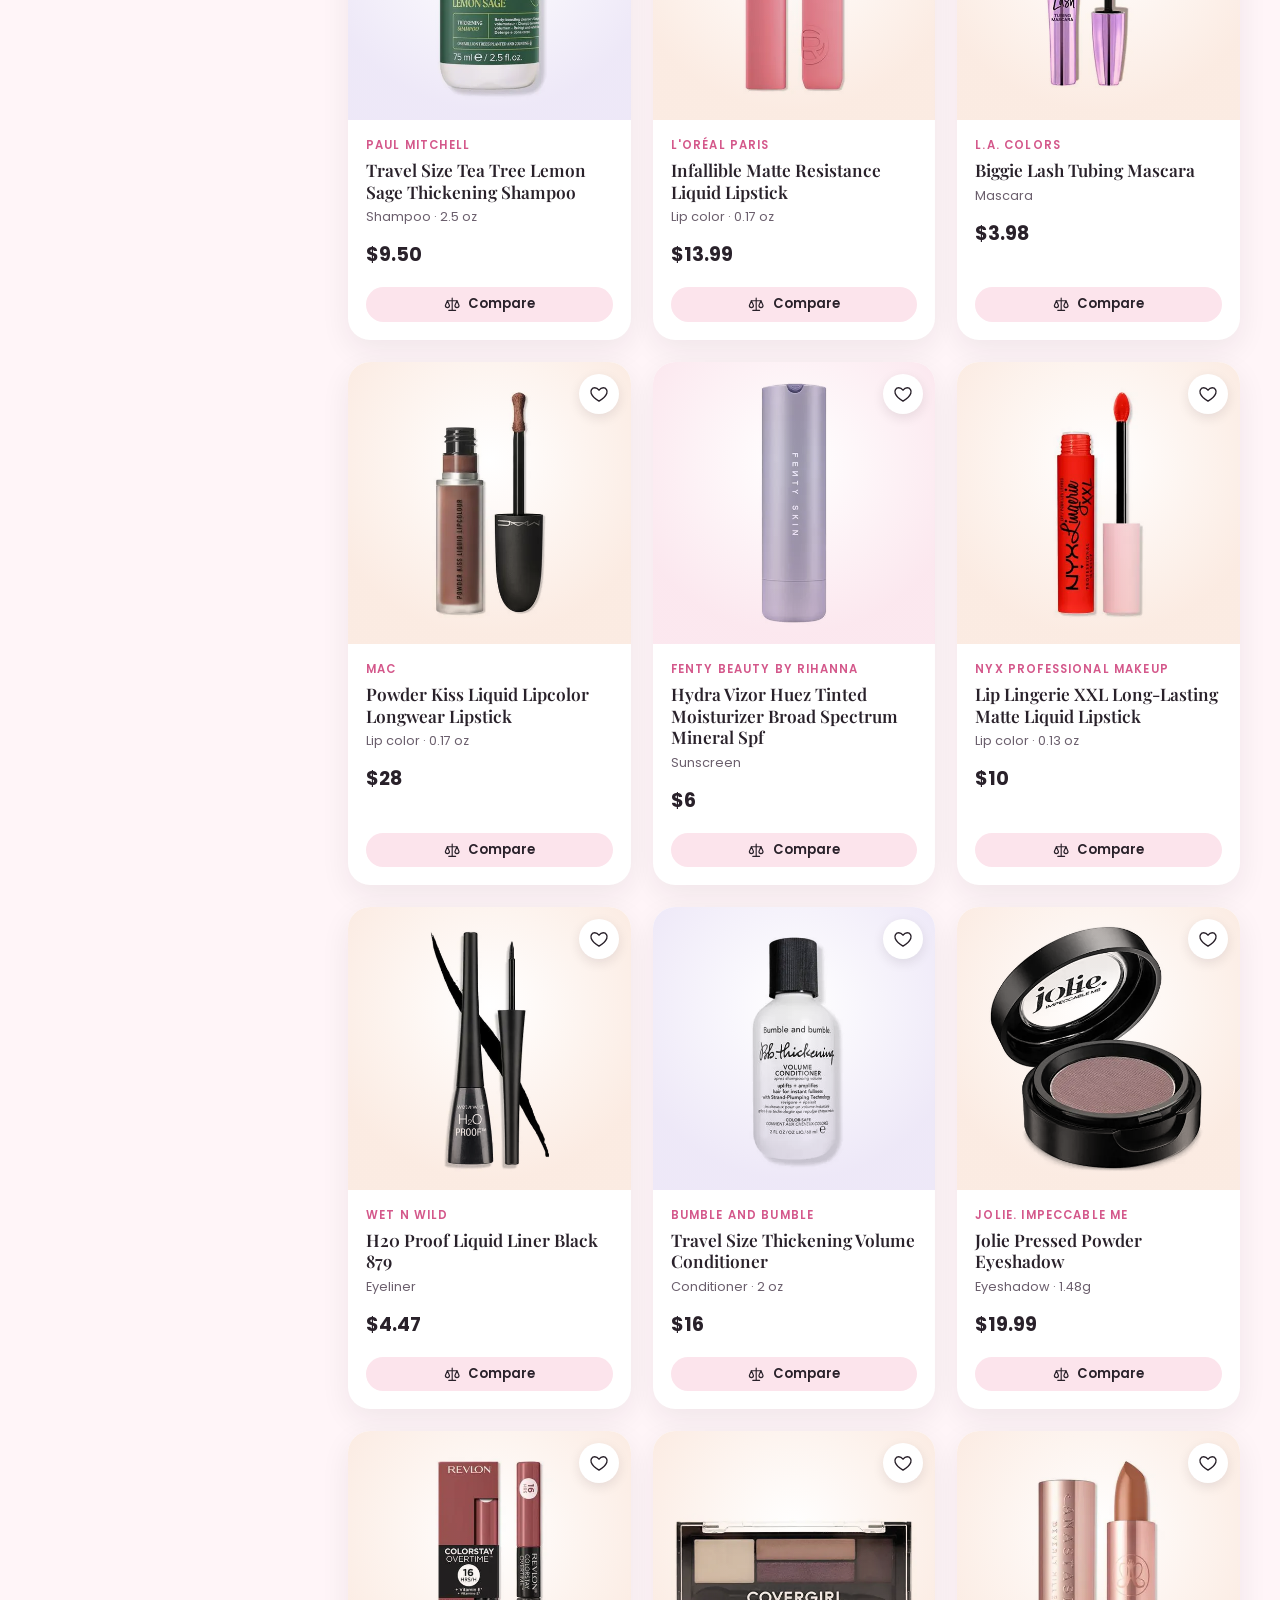
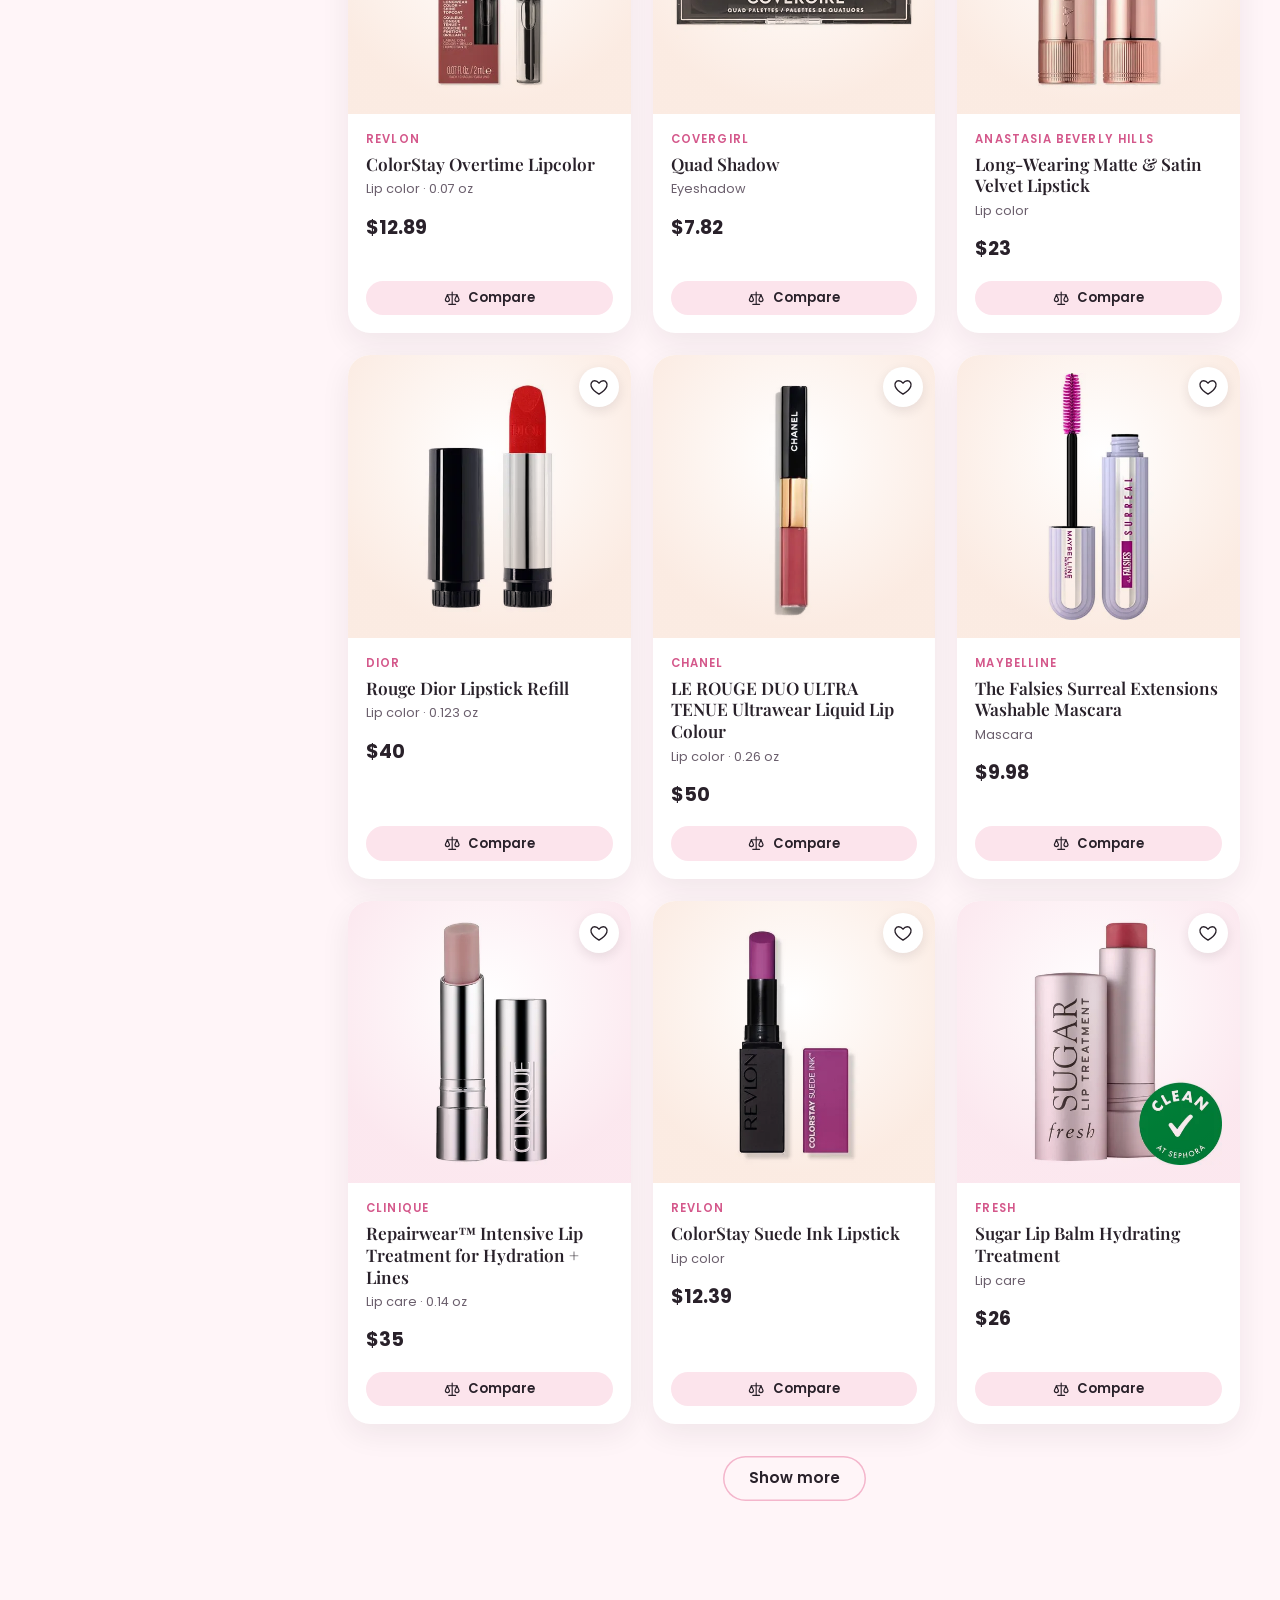
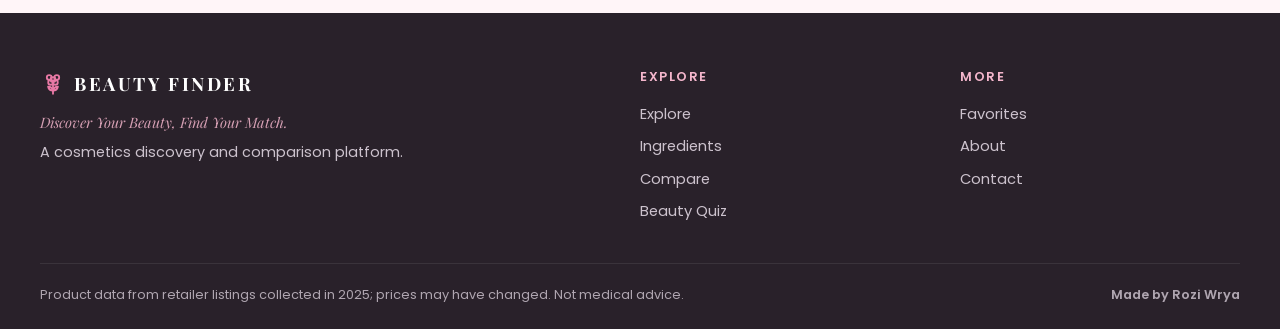
<file: pages/products.html>
<!DOCTYPE html>
<html lang="en" dir="ltr" data-root="../">
<head>
  <meta charset="utf-8">
  <meta name="viewport" content="width=device-width, initial-scale=1">
  <title>Explore products · Beauty Finder</title>
  <meta name="description" content="Beauty Finder: compare cosmetics, explore ingredients and discover products by preference.">
  <script>(function(){var l;try{l=localStorage.getItem('bf-lang')}catch(e){}if(!l){var n=(navigator.language||'en').toLowerCase();l=n.indexOf('ar')===0?'ar':n.indexOf('ckb')===0?'ckb':(n.indexOf('ku')===0||n.indexOf('kmr')===0)?'kmr':'en'}var d=document.documentElement;d.lang=l;d.dir=(l==='ar'||l==='ckb')?'rtl':'ltr'})();</script>
  <link rel="icon" href="../images/favicon.svg" type="image/svg+xml">
  <link rel="preconnect" href="https://fonts.googleapis.com">
  <link rel="preconnect" href="https://fonts.gstatic.com" crossorigin>
  <link href="https://fonts.googleapis.com/css2?family=Playfair+Display:ital,wght@0,500;0,600;0,700;1,600&family=Poppins:wght@400;500;600;700&family=Vazirmatn:wght@400;500;600;700&display=swap" rel="stylesheet">
  <link rel="stylesheet" href="../css/style.css?v=4">
</head>
<body data-page="products">
  <header id="site-header" class="site-header"></header>
  <main>
    <section class="page-head"><div class="container">
      <h1 data-i18n="p.title"></h1>
      <p data-i18n="p.sub"></p>
    </div></section>
    <section class="section"><div class="container shop">
      <aside id="filters" class="filters panel">
        <h2 data-i18n="p.filters"></h2>
        <div class="filter-group"><label for="f-q" data-i18n="p.search"></label>
          <input id="f-q" type="search" autocomplete="off"></div>
        <div class="filter-group"><span data-i18n="p.category"></span><div class="chips" id="f-cats"></div></div>
        <div class="filter-group"><label for="f-type" data-i18n="p.type"></label><select id="f-type"></select></div>
        <div class="filter-group"><label for="f-brand" data-i18n="p.brand"></label><select id="f-brand"></select></div>
        <div class="filter-group"><span data-i18n="p.price"></span>
          <div class="price-range">
            <input id="f-min" type="number" min="0" inputmode="numeric" data-i18n-ph="p.min" aria-label="Min">
            <input id="f-max" type="number" min="0" inputmode="numeric" data-i18n-ph="p.max" aria-label="Max">
          </div></div>
        <div class="filter-group"><span data-i18n="p.pref"></span><div class="chips" id="f-tags"></div></div>
        <button class="btn btn-outline btn-sm" id="f-reset" type="button" data-i18n="p.reset"></button>
      </aside>
      <div>
        <div class="shop-bar">
          <button class="btn btn-soft btn-sm" id="filter-toggle" type="button" aria-expanded="false" aria-controls="filters" data-i18n="p.filters"></button>
          <span id="count"></span>
          <label><span data-i18n="p.sort"></span><select id="f-sort"></select></label>
        </div>
        <div class="grid" id="grid"></div>
        <div class="center"><button class="btn btn-outline" id="more" type="button" hidden data-i18n="p.more"></button></div>
      </div>
    </div></section>
  </main>
  <footer id="site-footer" class="site-footer"></footer>
  <script src="../js/i18n.js?v=4"></script>
  <script src="../js/main.js?v=4"></script>
  <script src="../js/catalog.js?v=4"></script>
</body>
</html>
</file>
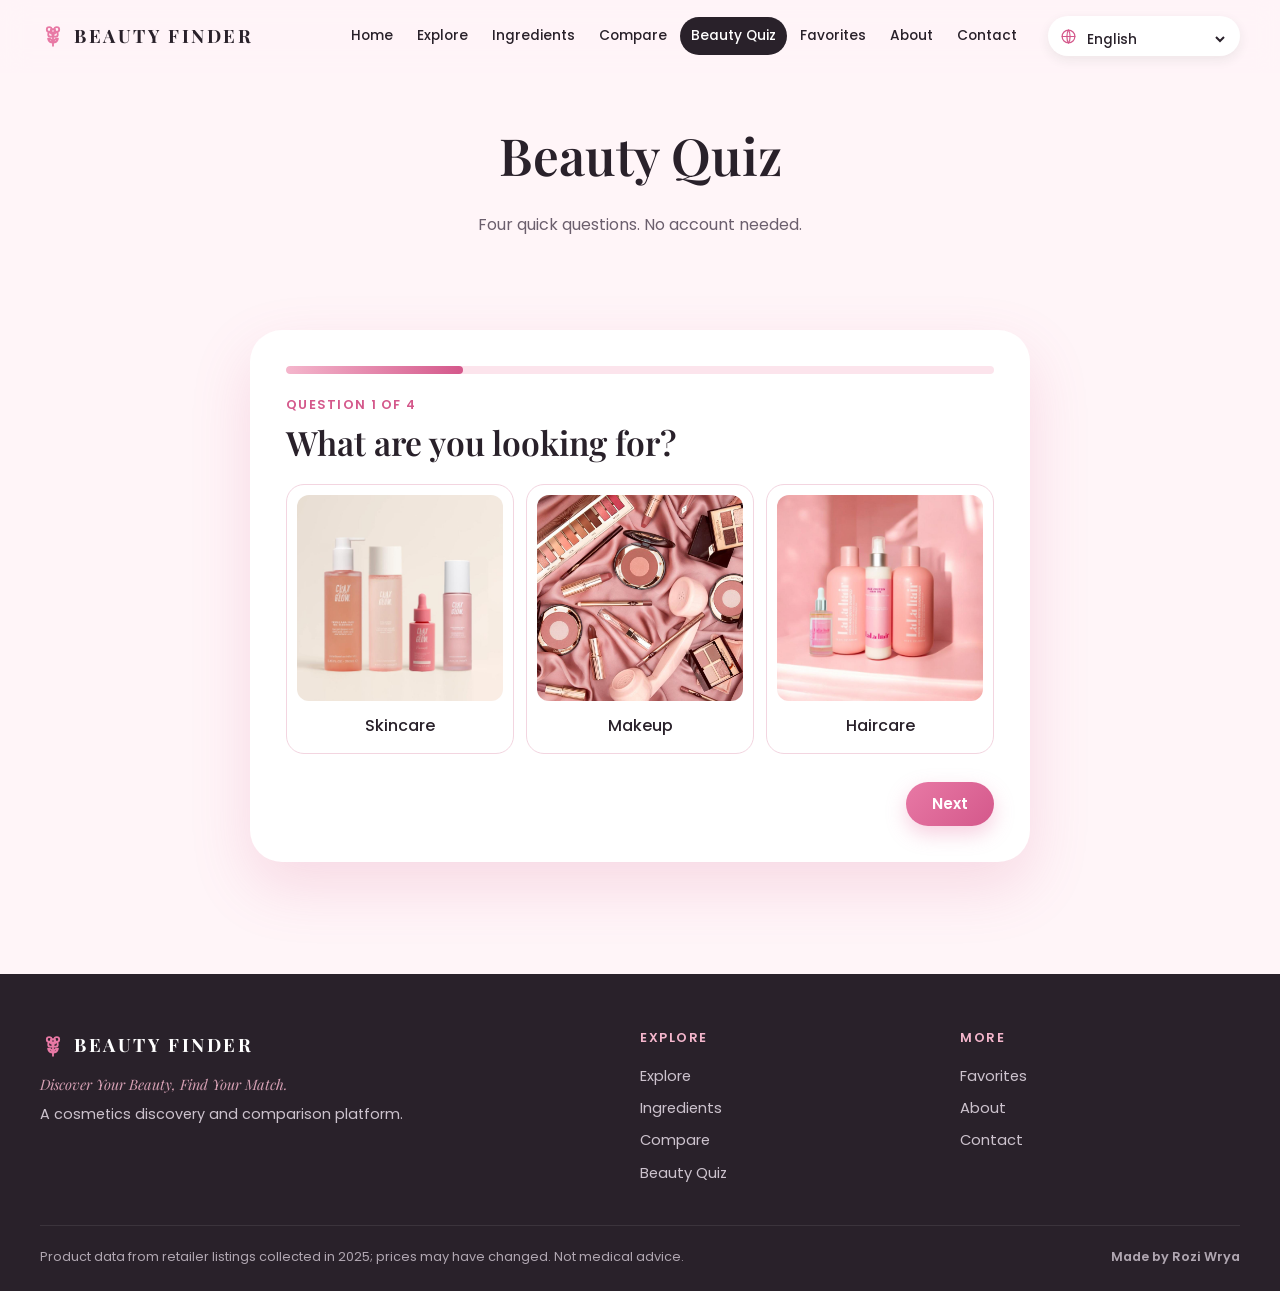
<file: pages/quiz.html>
<!DOCTYPE html>
<html lang="en" dir="ltr" data-root="../">
<head>
  <meta charset="utf-8">
  <meta name="viewport" content="width=device-width, initial-scale=1">
  <title>Beauty Quiz · Beauty Finder</title>
  <meta name="description" content="Beauty Finder: compare cosmetics, explore ingredients and discover products by preference.">
  <script>(function(){var l;try{l=localStorage.getItem('bf-lang')}catch(e){}if(!l){var n=(navigator.language||'en').toLowerCase();l=n.indexOf('ar')===0?'ar':n.indexOf('ckb')===0?'ckb':(n.indexOf('ku')===0||n.indexOf('kmr')===0)?'kmr':'en'}var d=document.documentElement;d.lang=l;d.dir=(l==='ar'||l==='ckb')?'rtl':'ltr'})();</script>
  <link rel="icon" href="../images/favicon.svg" type="image/svg+xml">
  <link rel="preconnect" href="https://fonts.googleapis.com">
  <link rel="preconnect" href="https://fonts.gstatic.com" crossorigin>
  <link href="https://fonts.googleapis.com/css2?family=Playfair+Display:ital,wght@0,500;0,600;0,700;1,600&family=Poppins:wght@400;500;600;700&family=Vazirmatn:wght@400;500;600;700&display=swap" rel="stylesheet">
  <link rel="stylesheet" href="../css/style.css?v=4">
</head>
<body data-page="quiz">
  <header id="site-header" class="site-header"></header>
  <main>
    <section class="page-head"><div class="container">
      <h1 data-i18n="q.title"></h1>
      <p data-i18n="q.sub"></p>
    </div></section>
    <section class="section"><div class="container" id="quiz"></div></section>
  </main>
  <footer id="site-footer" class="site-footer"></footer>
  <script src="../js/i18n.js?v=4"></script>
  <script src="../js/main.js?v=4"></script>
  <script src="../js/quiz.js?v=4"></script>
</body>
</html>
</file>
<file: css/style.css>
/* Beauty Finder — blush pink, modern, clean.
   Layout uses logical properties (inline-start/end) so the same rules work
   for left-to-right (English, Kurmanji) and right-to-left (Sorani, Arabic). */

:root {
  --rose: #E879A5;
  --rose-deep: #D4588B;
  --blush: #F4B6CC;
  --soft: #FCE4EC;
  --bg: #FFF5F8;
  --white: #FFFFFF;
  --plum: #29212A;
  --plum-soft: #6B5F6D;
  --line: #F3D5E0;
  --font-head: 'Playfair Display', Georgia, serif;
  --font-body: 'Poppins', system-ui, sans-serif;
  --radius: 22px;
  --shadow: 0 10px 30px rgba(41, 33, 42, .07);
  --shadow-lg: 0 24px 60px rgba(212, 88, 139, .18);
}
html[dir="rtl"] {
  --font-head: 'Vazirmatn', 'Noto Naskh Arabic', Tahoma, sans-serif;
  --font-body: 'Vazirmatn', 'Noto Naskh Arabic', Tahoma, sans-serif;
}

*, *::before, *::after { box-sizing: border-box; }
html { scroll-behavior: smooth; -webkit-text-size-adjust: 100%; }
body {
  margin: 0; background: var(--bg); color: var(--plum);
  font-family: var(--font-body); font-size: 16px; line-height: 1.65;
  min-height: 100vh; display: flex; flex-direction: column; overflow-x: hidden;
}
main { flex: 1; }
img, svg { display: block; max-width: 100%; }
a { color: inherit; text-decoration: none; }
button, input, select, textarea { font: inherit; color: inherit; }
button { cursor: pointer; }
h1, h2, h3, h4 { font-family: var(--font-head); line-height: 1.2; margin: 0 0 .5em; font-weight: 600; }
html[dir="rtl"] h1, html[dir="rtl"] h2, html[dir="rtl"] h3 { line-height: 1.45; font-weight: 700; }
p { margin: 0 0 1em; }
ul { margin: 0; padding: 0; list-style: none; }
:focus-visible { outline: 3px solid var(--rose); outline-offset: 3px; border-radius: 8px; }
[hidden] { display: none !important; }

.container { width: min(1200px, 100% - 40px); margin-inline: auto; }
.sr-only { position: absolute; width: 1px; height: 1px; overflow: hidden; clip: rect(0 0 0 0); white-space: nowrap; }
.muted { color: var(--plum-soft); }
.small { font-size: .85rem; }
.center { text-align: center; margin-top: 32px; }
.icon { width: 1.25em; height: 1.25em; flex: none; }
html[dir="rtl"] .flip-rtl, html[dir="ltr"] .flip { transform: scaleX(-1); }
.money { font-variant-numeric: tabular-nums; }

/* ---------- buttons ---------- */
.btn {
  display: inline-flex; align-items: center; justify-content: center; gap: 8px;
  padding: 13px 26px; border: 0; border-radius: 999px;
  background: linear-gradient(135deg, var(--rose), var(--rose-deep)); color: #fff;
  font-weight: 600; font-size: .95rem; line-height: 1.2;
  box-shadow: 0 8px 20px rgba(232, 121, 165, .35);
  transition: transform .2s, box-shadow .2s, background .2s;
}
.btn:hover { transform: translateY(-2px); box-shadow: 0 12px 26px rgba(232, 121, 165, .45); }
.btn:active { transform: translateY(0); }
.btn-dark { background: var(--plum); box-shadow: 0 8px 20px rgba(41, 33, 42, .25); }
.btn-dark:hover { box-shadow: 0 12px 26px rgba(41, 33, 42, .3); }
.btn-outline { background: transparent; color: var(--plum); box-shadow: inset 0 0 0 1.5px var(--blush); }
.btn-outline:hover { background: var(--soft); box-shadow: inset 0 0 0 1.5px var(--rose); }
.btn-outline.on { background: var(--soft); box-shadow: inset 0 0 0 1.5px var(--rose); color: var(--rose-deep); }
.btn-soft { background: var(--soft); color: var(--plum); box-shadow: none; }
.btn-soft:hover { background: var(--blush); box-shadow: none; }
.btn-soft.on { background: var(--plum); color: #fff; }
.btn-sm { padding: 9px 16px; font-size: .82rem; }
.btn.on .icon { fill: currentColor; }
.btn.cmp.on .icon, .btn-outline.on .icon { fill: none; }

.icon-btn {
  display: inline-grid; place-items: center; width: 40px; height: 40px; padding: 0;
  border: 0; border-radius: 50%; background: var(--white); color: var(--plum);
  box-shadow: 0 4px 12px rgba(41, 33, 42, .1); transition: transform .2s, color .2s, background .2s;
}
.icon-btn:hover { transform: scale(1.08); color: var(--rose-deep); }
.icon-btn.fav.on { color: var(--rose); }
.icon-btn.fav.on .icon { fill: currentColor; animation: pop .35s; }
@keyframes pop { 50% { transform: scale(1.35); } }

.text-link { display: inline-flex; align-items: center; gap: 6px; font-weight: 600; color: var(--rose-deep); }
.text-link:hover { text-decoration: underline; }

.chips { display: flex; flex-wrap: wrap; gap: 8px; }
.chip {
  display: inline-flex; align-items: center; gap: 6px; padding: 7px 14px;
  border: 1.5px solid var(--line); border-radius: 999px; background: var(--white);
  font-size: .82rem; font-weight: 500; line-height: 1.3; transition: all .2s;
}
button.chip:hover { border-color: var(--rose); }
.chip.on { background: var(--plum); border-color: var(--plum); color: #fff; }
.chip.static { background: var(--soft); border-color: transparent; }
.chip.static .icon { width: 1em; height: 1em; color: var(--rose-deep); }
.pill {
  display: inline-block; padding: 4px 12px; border-radius: 999px; background: var(--soft);
  font-size: .75rem; font-weight: 600; color: var(--plum);
}
.badge {
  display: inline-block; margin-inline-start: 8px; padding: 3px 10px; border-radius: 999px;
  background: var(--plum); color: #fff; font-size: .7rem; font-weight: 600; vertical-align: middle;
}

/* ---------- header ---------- */
.site-header {
  position: sticky; top: 0; z-index: 50; background: rgba(255, 245, 248, .82);
  backdrop-filter: blur(14px); -webkit-backdrop-filter: blur(14px);
  border-bottom: 1px solid transparent; transition: border-color .3s, box-shadow .3s; min-height: 72px;
}
.site-header.scrolled { border-color: var(--line); box-shadow: 0 6px 24px rgba(41, 33, 42, .06); }
.header-row { display: flex; align-items: center; gap: 20px; min-height: 72px; }
.logo {
  display: inline-flex; align-items: center; gap: 8px; direction: ltr;
  font-family: 'Playfair Display', Georgia, serif; font-weight: 700; font-size: 1.15rem; letter-spacing: .14em; white-space: nowrap;
}
.logo .icon { width: 26px; height: 26px; color: var(--rose); }
.nav { display: flex; align-items: center; gap: 2px; margin-inline-start: auto; }
.nav a {
  position: relative; display: inline-flex; align-items: center; gap: 6px; padding: 8px 11px;
  border-radius: 999px; font-size: .86rem; font-weight: 500; white-space: nowrap; transition: background .2s, color .2s;
}
.nav a .icon { display: none; }
.nav a:hover { background: var(--soft); }
.nav a.active { background: var(--plum); color: #fff; }
.count {
  display: inline-grid; place-items: center; min-width: 18px; height: 18px; padding: 0 5px;
  border-radius: 999px; background: var(--rose); color: #fff; font-size: .68rem; font-weight: 700;
}
.header-tools { display: flex; align-items: center; gap: 10px; }
.lang {
  display: inline-flex; align-items: center; gap: 6px; padding: 0 12px; height: 40px;
  border-radius: 999px; background: var(--white); box-shadow: 0 4px 12px rgba(41, 33, 42, .08);
}
.lang .icon { color: var(--rose-deep); }
.lang select { border: 0; background: transparent; font-size: .85rem; font-weight: 500; padding: 6px 0; max-width: 150px; cursor: pointer; }
.lang select:focus { outline: none; }
.burger { display: none; }

/* ---------- hero ---------- */
.hero { position: relative; padding: 56px 0 72px; overflow: hidden; }
.hero::before, .hero::after {
  content: ''; position: absolute; border-radius: 50%; filter: blur(70px); z-index: -1;
}
.hero::before { width: 520px; height: 520px; background: var(--blush); opacity: .55; inset-block-start: -180px; inset-inline-end: -120px; }
.hero::after { width: 380px; height: 380px; background: #FBD9C6; opacity: .5; inset-block-end: -160px; inset-inline-start: -120px; }
.hero-grid { display: grid; grid-template-columns: 1.05fr 1fr; gap: 56px; align-items: center; }
.kicker {
  display: inline-block; margin-bottom: 18px; padding: 6px 16px; border-radius: 999px;
  background: var(--white); box-shadow: var(--shadow); font-size: .78rem; font-weight: 600; letter-spacing: .12em; text-transform: uppercase; color: var(--rose-deep);
}
html[dir="rtl"] .kicker { letter-spacing: 0; font-size: .85rem; }
.hero h1 { font-size: clamp(2.4rem, 5.4vw, 4.4rem); letter-spacing: -.02em; margin-bottom: .35em; }
html[dir="rtl"] .hero h1 { font-size: clamp(2.1rem, 4.6vw, 3.6rem); letter-spacing: 0; }
.hero h1 em { font-style: italic; color: var(--rose-deep); }
html[dir="rtl"] .hero h1 em { font-style: normal; }
.lead { font-size: 1.08rem; color: var(--plum-soft); max-width: 54ch; }
.search-pill {
  display: flex; align-items: center; gap: 10px; margin: 28px 0 20px; padding: 7px; padding-inline-start: 20px;
  background: var(--white); border-radius: 999px; box-shadow: var(--shadow-lg); max-width: 560px;
}
.search-pill > span { color: var(--rose-deep); display: grid; }
.search-pill input[type] { flex: 1; min-width: 0; margin: 0; border: 0; border-radius: 0; background: transparent; padding: 10px 0; font-size: .95rem; box-shadow: none; }
.search-pill input[type]:focus { outline: none; box-shadow: none; }
.search-pill:focus-within { box-shadow: var(--shadow-lg), 0 0 0 3px rgba(232, 121, 165, .35); }
.hero-cta { display: flex; flex-wrap: wrap; gap: 12px; }
.hero-visual { position: relative; }
.hero-visual > img {
  width: 100%; aspect-ratio: 4 / 4.4; object-fit: cover; border-radius: 200px 200px 36px 36px;
  box-shadow: var(--shadow-lg);
}
.hero-badge {
  position: absolute; display: inline-flex; align-items: center; gap: 8px; padding: 10px 16px;
  background: rgba(255, 255, 255, .92); backdrop-filter: blur(8px); border-radius: 999px;
  box-shadow: var(--shadow); font-size: .82rem; font-weight: 600; animation: float 6s ease-in-out infinite;
}
.hero-badge .icon { color: var(--rose-deep); }
.hero-badge.b1 { inset-block-start: 22%; inset-inline-start: -28px; }
.hero-badge.b2 { inset-block-end: 12%; inset-inline-end: -18px; animation-delay: -3s; }
.float-card {
  position: absolute; width: 120px; padding: 10px 10px 8px; background: var(--white); border-radius: 20px;
  box-shadow: var(--shadow-lg); text-align: center; animation: float 7s ease-in-out infinite; transition: transform .3s;
}
.float-card .product-img { aspect-ratio: 1; border-radius: 14px; mix-blend-mode: normal; }
.float-card span { display: block; margin-top: 6px; font-size: .66rem; font-weight: 600; line-height: 1.25; direction: ltr; }
.float-card.f1 { inset-block-end: -26px; inset-inline-start: -34px; animation-delay: -2s; }
.float-card.f2 { inset-block-start: -14px; inset-inline-end: -22px; animation-delay: -4s; }
.float-card.f3 { display: none; }
@keyframes float { 50% { translate: 0 -12px; } }

.marquee { background: var(--plum); color: var(--blush); overflow: hidden; padding: 14px 0; direction: ltr; }
.marquee-track { display: flex; gap: 48px; width: max-content; animation: slide 40s linear infinite; }
.marquee span { font-family: var(--font-head); font-size: 1.05rem; letter-spacing: .18em; text-transform: uppercase; white-space: nowrap; }
html[dir="rtl"] .marquee span { letter-spacing: 0; }
@keyframes slide { to { transform: translateX(-50%); } }

.stats { display: grid; grid-template-columns: repeat(4, 1fr); gap: 16px; margin-top: -1px; padding: 36px 0 8px; }
.stat { text-align: center; }
.stat b { display: block; font-family: 'Playfair Display', Georgia, serif; font-size: 2.6rem; line-height: 1; color: var(--rose-deep); }
.stat span { font-size: .85rem; color: var(--plum-soft); }

/* ---------- sections ---------- */
.section { padding: 64px 0; }
.section.tint { background: linear-gradient(180deg, var(--soft), var(--bg)); }
.section-head { display: flex; align-items: end; justify-content: space-between; gap: 20px; margin-bottom: 32px; flex-wrap: wrap; }
.section-title { font-size: clamp(1.7rem, 3.2vw, 2.5rem); margin-bottom: .2em; }
.section-title.left { margin-top: 56px; margin-bottom: 24px; }
.section-sub { color: var(--plum-soft); margin: 0; }
.page-head { padding: 52px 0 12px; text-align: center; }
.page-head h1 { font-size: clamp(2rem, 4.4vw, 3.2rem); }
.page-head p { color: var(--plum-soft); max-width: 60ch; margin-inline: auto; }

.cats { display: grid; grid-template-columns: repeat(3, 1fr); gap: 20px; }
.cat-card {
  position: relative; display: block; border-radius: var(--radius); overflow: hidden; aspect-ratio: 4 / 4.2;
  box-shadow: var(--shadow); isolation: isolate;
}
.cat-card img { width: 100%; height: 100%; object-fit: cover; transition: transform .6s; }
.cat-card:hover img { transform: scale(1.07); }
.cat-card::after { content: ''; position: absolute; inset: 0; background: linear-gradient(180deg, transparent 35%, rgba(41, 33, 42, .78)); }
.cat-info { position: absolute; inset-inline: 0; inset-block-end: 0; padding: 20px; color: #fff; z-index: 1; }
.cat-info h3 { font-size: 1.45rem; margin-bottom: 2px; }
.cat-info p { font-size: .82rem; opacity: .9; margin-bottom: 10px; }
.cat-info .pill { background: rgba(255, 255, 255, .92); }

/* ---------- product cards ---------- */
.grid { display: grid; grid-template-columns: repeat(4, 1fr); gap: 22px; }
.shop .grid { grid-template-columns: repeat(3, 1fr); }
.grid.tight { gap: 16px; }
.grid.one { grid-template-columns: minmax(0, 280px); justify-content: center; margin-top: 24px; text-align: start; }
.card {
  position: relative; display: flex; flex-direction: column; background: var(--white);
  border-radius: var(--radius); box-shadow: var(--shadow); overflow: hidden;
  transition: transform .3s, box-shadow .3s, opacity .6s;
}
.card:hover { transform: translateY(-6px); box-shadow: var(--shadow-lg); }
.card-art {
  display: grid; place-items: center; padding: 18px;
  background: radial-gradient(circle at 50% 35%, #fff 0, color-mix(in srgb, var(--tint) 32%, #fff) 75%);
}
/* The photo box is always square; the photo is fitted inside it whatever its own shape. */
.card-art, .detail-art, .cmp-art { position: relative; aspect-ratio: 1; overflow: hidden; }
.product-img { width: 100%; height: 100%; object-fit: contain; mix-blend-mode: multiply; }
.card-art .product-img, .detail-art .product-img, .cmp-art .product-img {
  position: absolute; inset: 0; padding: 18px; min-width: 0; min-height: 0;
}
.detail-art .product-img { padding: 40px; }
.cmp-art .product-img { padding: 10px; }
.card-art .product-img { transition: transform .4s; }
.card:hover .card-art .product-img { transform: scale(1.06); }
.card .fav { position: absolute; inset-block-start: 12px; inset-inline-end: 12px; }
.card-body { display: flex; flex-direction: column; gap: 4px; padding: 16px 18px 18px; flex: 1; }
.card-brand { font-size: .72rem; font-weight: 600; letter-spacing: .1em; text-transform: uppercase; color: var(--rose-deep); direction: ltr; text-align: start; }
html[dir="rtl"] .card-brand { text-align: right; }
.card-name { font-family: 'Playfair Display', Georgia, serif; font-size: 1.08rem; margin: 0; direction: ltr; line-height: 1.25; font-weight: 600; }
html[dir="rtl"] .card-name { text-align: right; line-height: 1.25; }
.card-name a::after { content: ''; position: absolute; inset: 0; }
.card .fav, .card .cmp { z-index: 2; }
.card-type { font-size: .8rem; color: var(--plum-soft); }
.card-foot { display: flex; align-items: center; justify-content: space-between; margin: 8px 0 12px; }
.price { font-size: 1.2rem; font-weight: 700; }
.rating { display: inline-flex; align-items: center; gap: 4px; font-size: .88rem; }
.rating .star { width: 1em; height: 1em; fill: #F2B84B; stroke: #F2B84B; }
.card .cmp { position: relative; margin-top: auto; }
.match {
  align-self: flex-start; padding: 3px 12px; margin-bottom: 4px; border-radius: 999px;
  background: var(--plum); color: #fff; font-size: .72rem; font-weight: 600;
}

/* ---------- home blocks ---------- */
.features { display: grid; grid-template-columns: repeat(3, 1fr); gap: 22px; }
.feature {
  display: flex; flex-direction: column; gap: 10px; padding: 30px; border-radius: var(--radius);
  background: var(--white); box-shadow: var(--shadow); transition: transform .3s, box-shadow .3s, opacity .6s;
}
.feature:hover { transform: translateY(-6px); box-shadow: var(--shadow-lg); }
.feature-icon {
  display: grid; place-items: center; width: 58px; height: 58px; border-radius: 18px;
  background: linear-gradient(135deg, var(--soft), var(--blush)); color: var(--plum);
}
.feature-icon .icon { width: 28px; height: 28px; }
.feature h3 { font-size: 1.35rem; margin: 6px 0 0; }
.feature p { color: var(--plum-soft); margin: 0; flex: 1; }
.feature:nth-child(2) { background: var(--plum); color: #fff; }
.feature:nth-child(2) p { color: #D9CFDA; }
.feature:nth-child(2) .text-link { color: var(--blush); }

.spotlight { display: grid; grid-template-columns: 1fr 1fr; gap: 48px; align-items: center; }
.spotlight img { border-radius: 36px 160px 36px 36px; box-shadow: var(--shadow-lg); aspect-ratio: 4 / 3; object-fit: cover; width: 100%; }
html[dir="rtl"] .spotlight img { border-radius: 160px 36px 36px 36px; }
.spotlight p { color: var(--plum-soft); font-size: 1.05rem; }

.brands { display: grid; grid-template-columns: repeat(4, 1fr); gap: 18px; }
.brand-card {
  display: flex; flex-direction: column; align-items: flex-start; gap: 6px; padding: 24px;
  background: var(--white); border-radius: var(--radius); box-shadow: var(--shadow);
  transition: transform .3s, box-shadow .3s, opacity .6s;
}
.brand-card:hover { transform: translateY(-4px); box-shadow: var(--shadow-lg); }
.brand-mark {
  display: grid; place-items: center; width: 52px; height: 52px; border-radius: 50%;
  background: linear-gradient(135deg, var(--soft), var(--blush)); font-family: 'Playfair Display', Georgia, serif; font-size: 1.5rem; font-weight: 700;
}
.brand-card h3 { font-family: 'Playfair Display', Georgia, serif; font-size: 1.2rem; margin: 6px 0 0; direction: ltr; }
.brand-card p { font-size: .88rem; color: var(--plum-soft); margin: 0; flex: 1; }

.cta-band {
  position: relative; overflow: hidden; display: flex; align-items: center; justify-content: space-between; gap: 24px; flex-wrap: wrap;
  padding: 48px; border-radius: 36px; color: #fff;
  background: linear-gradient(120deg, var(--rose-deep), var(--rose) 55%, #F3A0BF);
  box-shadow: var(--shadow-lg);
}
.cta-band::before { content: ''; position: absolute; width: 320px; height: 320px; border-radius: 50%; background: rgba(255, 255, 255, .16); inset-block-start: -140px; inset-inline-end: 10%; }
.cta-band h2 { font-size: clamp(1.6rem, 3vw, 2.3rem); margin-bottom: .2em; }
.cta-band p { margin: 0; opacity: .95; }
.cta-band > * { position: relative; }
.cta-band .btn { background: #fff; color: var(--plum); box-shadow: 0 10px 24px rgba(41, 33, 42, .18); }

/* ---------- footer ---------- */
.site-footer { margin-top: 48px; background: var(--plum); color: #E9DFEA; padding: 56px 0 24px; }
.footer-grid { display: grid; grid-template-columns: 2fr 1fr 1fr; gap: 40px; }
.site-footer .logo { color: #fff; margin-bottom: 12px; }
.footer-tag { font-family: var(--font-head); font-style: italic; color: var(--blush); margin-bottom: 6px; }
html[dir="rtl"] .footer-tag { font-style: normal; }
.site-footer p { font-size: .9rem; opacity: .85; }
.site-footer h4 { font-family: var(--font-body); font-size: .8rem; letter-spacing: .12em; text-transform: uppercase; color: var(--blush); margin-bottom: 14px; }
html[dir="rtl"] .site-footer h4 { letter-spacing: 0; font-size: .95rem; }
.footer-grid a:not(.logo) { display: block; padding: 4px 0; font-size: .92rem; opacity: .85; }
.footer-grid a:not(.logo):hover { opacity: 1; color: var(--blush); }
.footer-note { display: flex; justify-content: space-between; gap: 12px 24px; flex-wrap: wrap; margin-top: 36px; padding-top: 20px; border-top: 1px solid rgba(255, 255, 255, .12); font-size: .8rem; opacity: .7; }
.footer-note .credit { font-weight: 600; }

/* ---------- panels and forms ---------- */
.panel { background: var(--white); border-radius: var(--radius); box-shadow: var(--shadow); padding: 24px; }
label { display: block; font-size: .85rem; font-weight: 600; }
input[type="text"], input[type="search"], input[type="email"], input[type="number"], input:not([type]), select, textarea {
  width: 100%; margin-top: 6px; padding: 11px 14px; border: 1.5px solid var(--line); border-radius: 14px;
  background: var(--white); font-weight: 400; transition: border-color .2s, box-shadow .2s;
}
input:focus, select:focus, textarea:focus { outline: none; border-color: var(--rose); box-shadow: 0 0 0 4px rgba(232, 121, 165, .18); }
textarea { resize: vertical; min-height: 110px; }
.form-error { margin: 0; padding: 10px 14px; border-radius: 12px; background: #FDE8EC; color: #A3264B; font-size: .88rem; font-weight: 500; }
.form-stack { display: grid; gap: 16px; }

.shop { display: grid; grid-template-columns: 280px 1fr; gap: 28px; align-items: start; }
.filters { position: sticky; top: 92px; display: grid; gap: 20px; }
.filters h2 { font-size: 1.25rem; margin: 0; }
.filter-group > span, .filter-group > label { display: block; font-size: .78rem; font-weight: 600; letter-spacing: .06em; text-transform: uppercase; color: var(--plum-soft); margin-bottom: 8px; }
html[dir="rtl"] .filter-group > span { letter-spacing: 0; font-size: .88rem; }
.price-range { display: grid; grid-template-columns: 1fr 1fr; gap: 10px; }
.price-range input { margin-top: 0; }
.shop-bar { display: flex; align-items: center; justify-content: space-between; gap: 14px; margin-bottom: 20px; flex-wrap: wrap; }
.shop-bar label { display: flex; align-items: center; gap: 10px; white-space: nowrap; }
.shop-bar select { margin: 0; width: auto; padding-block: 8px; }
#count { font-weight: 600; }
#filter-toggle { display: none; }

.empty { text-align: center; padding: 56px 20px; background: var(--white); border-radius: var(--radius); box-shadow: var(--shadow); }
.empty.wide { grid-column: 1 / -1; }
.empty > .icon { width: 56px; height: 56px; margin: 0 auto 14px; color: var(--blush); }
.empty h2 { font-size: 1.5rem; }
.empty p { color: var(--plum-soft); }

/* ---------- product details ---------- */
.back-link { display: inline-flex; align-items: center; gap: 8px; margin-bottom: 22px; font-weight: 500; color: var(--plum-soft); }
.back-link:hover { color: var(--rose-deep); }
.detail { display: grid; grid-template-columns: .9fr 1.1fr; gap: 48px; align-items: start; }
.detail-art {
  position: sticky; top: 96px; display: grid; place-items: center; padding: 40px; border-radius: 36px;
  background: radial-gradient(circle at 50% 35%, #fff 0, color-mix(in srgb, var(--tint) 36%, #fff) 75%); box-shadow: var(--shadow);
}
.inci { margin-top: 18px; padding: 14px 18px; background: var(--white); border-radius: 16px; box-shadow: var(--shadow); }
.inci summary { cursor: pointer; font-weight: 600; }
.inci p { margin: 12px 0 0; font-size: .86rem; line-height: 1.6; overflow-wrap: anywhere; text-align: left; }
.inci p.muted { text-align: start; }
.lead[dir="ltr"] { text-align: left; }
html[dir="rtl"] .lead[dir="ltr"] { font-family: 'Poppins', system-ui, sans-serif; }
.detail-info h1 { font-family: 'Playfair Display', Georgia, serif; font-size: clamp(1.9rem, 3.6vw, 2.8rem); direction: ltr; line-height: 1.2; margin-top: 4px; }
html[dir="rtl"] .detail-info h1 { text-align: right; }
.detail-info .card-brand { display: block; font-size: .8rem; }
.detail-meta { display: flex; flex-wrap: wrap; align-items: center; gap: 8px; }
.detail-price { font-size: 2.2rem; font-weight: 700; margin: 14px 0 6px; }
.detail-actions { display: flex; flex-wrap: wrap; align-items: center; gap: 12px; margin: 22px 0 8px; }
.h3 { font-size: 1.25rem; margin: 28px 0 10px; }
.ing-list { display: grid; gap: 10px; }
.ing-list a {
  display: flex; align-items: center; gap: 14px; padding: 14px 16px; background: var(--white);
  border-radius: 16px; box-shadow: var(--shadow); transition: transform .2s, box-shadow .2s;
}
.ing-list a:hover { transform: translateX(4px); box-shadow: var(--shadow-lg); }
html[dir="rtl"] .ing-list a:hover { transform: translateX(-4px); }
.ing-list a > .icon:first-child { color: var(--rose-deep); width: 24px; height: 24px; }
.ing-list span { flex: 1; }
.ing-list b { display: block; }
.ing-list small { color: var(--plum-soft); font-size: .84rem; }

.reviews { display: grid; grid-template-columns: 1.2fr 1fr; gap: 36px; margin-top: 56px; align-items: start; }
.review-list { display: grid; gap: 12px; }
.review { padding: 16px 18px; background: var(--white); border-radius: 16px; box-shadow: var(--shadow); }
.review p { margin: 6px 0 0; overflow-wrap: anywhere; }
.review-head { display: flex; align-items: center; gap: 12px; flex-wrap: wrap; }
.review-head time { margin-inline-start: auto; font-size: .78rem; color: var(--plum-soft); }
#review-form { display: grid; gap: 14px; }
#review-form h3 { margin: 0; font-size: 1.3rem; }
.stars-input { border: 0; padding: 0; margin: 0; display: flex; flex-direction: row-reverse; justify-content: flex-end; gap: 2px; flex-wrap: wrap; }
html[dir="rtl"] .stars-input { direction: ltr; justify-content: flex-start; }
.stars-input legend { width: 100%; font-size: .85rem; font-weight: 600; padding: 0; margin-bottom: 6px; text-align: start; }
html[dir="rtl"] .stars-input legend { text-align: right; direction: rtl; }
.stars-input input { position: absolute; opacity: 0; width: 1px; height: 1px; }
.stars-input label { cursor: pointer; color: var(--line); }
.stars-input label .icon { width: 32px; height: 32px; fill: currentColor; }
.stars-input input:checked ~ label, .stars-input label:hover, .stars-input label:hover ~ label { color: #F2B84B; }
.stars-input input:focus-visible + label { outline: 3px solid var(--rose); border-radius: 8px; }

/* ---------- ingredients ---------- */
.note {
  display: flex; gap: 12px; align-items: flex-start; padding: 14px 18px; margin: 0 auto 24px; max-width: 860px;
  background: var(--white); border: 1.5px dashed var(--blush); border-radius: 16px; font-size: .88rem; color: var(--plum-soft);
}
.note .icon { color: var(--rose-deep); margin-top: 3px; }
.page-head .search-pill { margin-inline: auto; }
.type-chips { justify-content: center; margin-bottom: 28px; }
.ing-grid { display: grid; grid-template-columns: repeat(4, 1fr); gap: 18px; }
.ing-card {
  display: flex; flex-direction: column; align-items: flex-start; gap: 8px; padding: 22px; text-align: start;
  background: var(--white); border: 1.5px solid transparent; border-radius: var(--radius); box-shadow: var(--shadow);
  transition: transform .3s, box-shadow .3s, border-color .2s, opacity .6s;
}
.ing-card:hover { transform: translateY(-5px); box-shadow: var(--shadow-lg); }
.ing-card.on { border-color: var(--rose); }
.ing-card h3 { font-size: 1.2rem; margin: 0; }
.ing-card p { font-size: .86rem; color: var(--plum-soft); margin: 0; flex: 1; }
.ing-type { padding: 3px 12px; border-radius: 999px; background: var(--soft); font-size: .72rem; font-weight: 600; color: var(--rose-deep); }
.ing-count { display: inline-flex; align-items: center; gap: 6px; font-size: .8rem; font-weight: 600; }
.ing-detail {
  position: relative; margin-bottom: 32px; padding: 36px; background: var(--white);
  border-radius: 32px; box-shadow: var(--shadow-lg); scroll-margin-top: 96px;
}
.ing-detail .close { position: absolute; inset-block-start: 18px; inset-inline-end: 18px; background: var(--soft); box-shadow: none; }
.ing-detail h2 { font-size: clamp(1.7rem, 3.4vw, 2.4rem); margin: 10px 0 4px; }
.ing-facts { display: grid; grid-template-columns: 1fr 1fr; gap: 16px; margin-top: 20px; }
.ing-facts > div { padding: 18px 20px; border-radius: 18px; background: var(--bg); }
.ing-facts h3 { display: flex; align-items: center; gap: 8px; font-family: var(--font-body); font-size: .95rem; font-weight: 600; margin-bottom: 6px; }
.ing-facts h3 .icon { color: var(--rose-deep); }
.ing-facts p { margin: 0; font-size: .93rem; }
.ing-facts .caution { background: #FFF6E5; }
.ing-facts .caution h3 .icon { color: #C98A1B; }

/* ---------- comparison ---------- */
.cmp-bar { display: flex; align-items: center; justify-content: space-between; gap: 14px; flex-wrap: wrap; margin-bottom: 22px; }
.picker {
  display: inline-flex; align-items: center; gap: 8px; padding-inline-start: 16px; flex: 1; max-width: 460px;
  background: var(--white); border-radius: 999px; box-shadow: var(--shadow-lg); color: var(--rose-deep);
}
.picker select { margin: 0; border: 0; background: transparent; padding: 14px 12px; color: var(--plum); font-weight: 500; border-radius: 999px; }
.picker select:focus { box-shadow: none; }
.cmp-tools { display: flex; align-items: center; justify-content: space-between; gap: 14px; flex-wrap: wrap; margin-bottom: 16px; }
.legend { display: inline-flex; gap: 8px; flex-wrap: wrap; }
.switch { display: inline-flex; align-items: center; gap: 10px; cursor: pointer; }
.switch input { position: absolute; opacity: 0; }
.switch span { position: relative; width: 44px; height: 24px; border-radius: 999px; background: var(--line); transition: background .2s; }
.switch span::after { content: ''; position: absolute; top: 3px; inset-inline-start: 3px; width: 18px; height: 18px; border-radius: 50%; background: #fff; transition: inset-inline-start .2s; box-shadow: 0 2px 4px rgba(0, 0, 0, .15); }
.switch input:checked + span { background: var(--rose); }
.switch input:checked + span::after { inset-inline-start: 23px; }
.switch input:focus-visible + span { outline: 3px solid var(--rose); outline-offset: 3px; }
.table-wrap { overflow-x: auto; background: var(--white); border-radius: var(--radius); box-shadow: var(--shadow); }
.cmp-table { width: 100%; min-width: calc(150px + var(--cols) * 200px); border-collapse: collapse; table-layout: fixed; }
.cmp-table th, .cmp-table td { padding: 16px 18px; text-align: start; vertical-align: top; border-bottom: 1px solid var(--line); }
.cmp-table tbody tr:last-child > * { border-bottom: 0; }
.cmp-table th[scope="row"] { width: 150px; font-family: var(--font-body); font-size: .78rem; font-weight: 600; letter-spacing: .06em; text-transform: uppercase; color: var(--plum-soft); background: var(--bg); }
html[dir="rtl"] .cmp-table th[scope="row"] { letter-spacing: 0; font-size: .88rem; }
.cmp-table thead th { position: relative; text-align: center; font-weight: 600; background: var(--white); }
.cmp-table thead th:first-child { width: 150px; background: var(--bg); text-align: start; vertical-align: bottom; font-family: var(--font-body); font-size: .78rem; text-transform: uppercase; color: var(--plum-soft); }
.cmp-art { display: grid; place-items: center; margin: 0 auto 10px; width: 130px; aspect-ratio: 1; border-radius: 24px; background: radial-gradient(circle at 50% 35%, #fff 0, color-mix(in srgb, var(--tint) 34%, #fff) 75%); }
.cmp-art { padding: 10px; }
.cmp-name { font-family: 'Playfair Display', Georgia, serif; font-size: 1.05rem; direction: ltr; display: block; }
.cmp-name:hover { color: var(--rose-deep); }
.cmp-table .remove { position: absolute; inset-block-start: 10px; inset-inline-end: 10px; width: 32px; height: 32px; background: var(--soft); box-shadow: none; }
.cmp-table .big { font-size: 1.35rem; }
.cmp-table.hl tr.differs td { background: #FFF9E9; }
.cmp-table.hl .chip.unique { background: var(--rose); color: #fff; }
.chip.shared { background: #EFEAF0; }
.legend .chip.unique { background: var(--rose); color: #fff; }
.saved-list { display: grid; gap: 10px; }
.saved-list li { display: flex; align-items: center; justify-content: space-between; gap: 14px; flex-wrap: wrap; padding: 14px 18px; background: var(--white); border-radius: 16px; box-shadow: var(--shadow); }
.saved-list li > span:first-child { direction: ltr; font-weight: 500; }
.saved-list em { color: var(--rose-deep); font-family: var(--font-head); padding: 0 6px; }
.saved-actions { display: inline-flex; align-items: center; gap: 8px; }

/* ---------- quiz ---------- */
.q-card { max-width: 780px; margin-inline: auto; padding: 36px; background: var(--white); border-radius: 32px; box-shadow: var(--shadow-lg); }
.q-progress { height: 8px; border-radius: 999px; background: var(--soft); overflow: hidden; margin-bottom: 20px; }
.q-progress span { display: block; height: 100%; border-radius: 999px; background: linear-gradient(90deg, var(--blush), var(--rose-deep)); transition: width .4s; }
.q-step { font-size: .8rem; font-weight: 600; letter-spacing: .1em; text-transform: uppercase; color: var(--rose-deep); margin-bottom: 6px; }
html[dir="rtl"] .q-step { letter-spacing: 0; font-size: .9rem; }
.q-card h2 { font-size: clamp(1.5rem, 3vw, 2.1rem); }
.q-options { display: grid; grid-template-columns: repeat(2, 1fr); gap: 12px; margin: 22px 0 28px; }
.q-option {
  position: relative; display: flex; align-items: center; gap: 12px; padding: 16px 18px; text-align: start;
  border: 1.5px solid var(--line); border-radius: 18px; background: var(--white); font-weight: 500; transition: all .2s;
}
.q-option:hover { border-color: var(--rose); transform: translateY(-2px); }
.q-option span { flex: 1; }
.q-option .tick { opacity: 0; color: #fff; background: var(--rose-deep); border-radius: 50%; padding: 3px; width: 22px; height: 22px; }
.q-option.on { border-color: var(--rose); background: var(--soft); }
.q-option.on .tick { opacity: 1; }
.q-options.photos { grid-template-columns: repeat(3, 1fr); }
.q-options.photos .q-option { flex-direction: column; padding: 10px 10px 14px; text-align: center; }
.q-options.photos img { width: 100%; aspect-ratio: 1; object-fit: cover; border-radius: 12px; }
.q-options.photos .tick { position: absolute; inset-block-start: 16px; inset-inline-end: 16px; }
.q-nav { display: flex; justify-content: space-between; gap: 12px; }

/* ---------- about and contact ---------- */
.prose { max-width: 820px; margin-inline: auto; }
.prose .lead { max-width: none; font-size: 1.2rem; color: var(--plum); }
.two { display: grid; grid-template-columns: 1fr 1fr; gap: 20px; margin: 28px 0; }
.two .panel h2, .prose h2 { font-size: 1.4rem; }
.checks { display: grid; gap: 10px; }
.checks li { display: flex; gap: 12px; align-items: flex-start; padding: 12px 16px; background: var(--white); border-radius: 14px; box-shadow: var(--shadow); }
.checks .icon { color: var(--rose-deep); margin-top: 4px; }
.contact-wrap { max-width: 620px; margin-inline: auto; }
.done { text-align: center; }
.done > .icon { width: 56px; height: 56px; margin: 0 auto 12px; padding: 12px; border-radius: 50%; background: var(--soft); color: var(--rose-deep); }

/* ---------- toast ---------- */
#toast {
  position: fixed; inset-block-end: 24px; inset-inline-start: 50%; transform: translate(-50%, 30px); z-index: 100;
  padding: 12px 22px; border-radius: 999px; background: var(--plum); color: #fff; font-size: .9rem; font-weight: 500;
  box-shadow: 0 14px 34px rgba(41, 33, 42, .3); opacity: 0; pointer-events: none; transition: opacity .25s, transform .25s; max-width: calc(100% - 32px); text-align: center;
}
html[dir="rtl"] #toast { transform: translate(50%, 30px); }
#toast.show { opacity: 1; transform: translate(-50%, 0); }
html[dir="rtl"] #toast.show { transform: translate(50%, 0); }

/* ---------- reveal on scroll ---------- */
.reveal { opacity: 0; translate: 0 18px; transition: opacity .6s, translate .6s, transform .3s, box-shadow .3s, border-color .2s; }
.reveal.in { opacity: 1; translate: 0 0; }

/* ---------- responsive ---------- */
@media (max-width: 1180px) {
  .burger { display: inline-grid; }
  .nav {
    position: absolute; inset-inline: 0; top: 100%; display: none; flex-direction: column; align-items: stretch; gap: 4px;
    padding: 14px 20px 20px; background: var(--bg); border-bottom: 1px solid var(--line); box-shadow: 0 20px 30px rgba(41, 33, 42, .08);
  }
  .nav.open { display: flex; }
  .nav a { padding: 12px 16px; font-size: 1rem; }
  .nav a .icon { display: block; color: var(--rose-deep); }
  .nav a.active .icon { color: #fff; }
  .nav a .count { margin-inline-start: auto; }
  .header-tools { margin-inline-start: auto; }
}
@media (max-width: 1000px) {
  .grid, .ing-grid { grid-template-columns: repeat(3, 1fr); }
  .shop .grid { grid-template-columns: repeat(2, 1fr); }
  .cats { grid-template-columns: repeat(3, 1fr); gap: 12px; }
  .brands { grid-template-columns: repeat(3, 1fr); }
  .hero-grid { grid-template-columns: 1fr; gap: 48px; }
  .hero-visual { max-width: 520px; margin-inline: auto; width: 100%; }
  .hero-badge.b1 { inset-inline-start: -8px; }
  .hero-badge.b2 { inset-inline-end: -8px; }
  .float-card.f1 { inset-inline-start: -8px; }
  .float-card.f2 { inset-inline-end: -8px; }
  .detail, .reviews, .spotlight { grid-template-columns: 1fr; gap: 28px; }
  .detail-art { position: static; }
  .detail-art { max-width: 420px; margin-inline: auto; width: 100%; }
  .shop { grid-template-columns: 1fr; }
  .filters { position: static; display: none; }
  .filters.open { display: grid; }
  #filter-toggle { display: inline-flex; }
}
@media (max-width: 720px) {
  .section { padding: 44px 0; }
  .grid, .shop .grid, .ing-grid, .brands { grid-template-columns: repeat(2, 1fr); gap: 14px; }
  .features, .two, .ing-facts, .footer-grid { grid-template-columns: 1fr; }
  .stats { grid-template-columns: repeat(2, 1fr); gap: 24px; }
  .q-options.photos { grid-template-columns: repeat(2, 1fr); }
  .cta-band, .q-card, .ing-detail { padding: 28px 22px; }
  .card-body { padding: 12px 14px 14px; }
  .card-name { font-size: .98rem; }
  .logo { font-size: .95rem; letter-spacing: .1em; }
  .lang select { max-width: 96px; }
  .float-card { width: 96px; }
  .hero { padding-top: 32px; }
}
@media (max-width: 440px) {
  .cats, .q-options { grid-template-columns: 1fr; }
  .brands { grid-template-columns: 1fr; }
  .search-pill .btn { padding-inline: 16px; }
  .hero-badge { font-size: .72rem; padding: 8px 12px; }
}
@media (prefers-reduced-motion: reduce) {
  *, *::before, *::after { animation: none !important; transition: none !important; scroll-behavior: auto !important; }
  .reveal { opacity: 1; translate: 0 0; }
}
</file>
